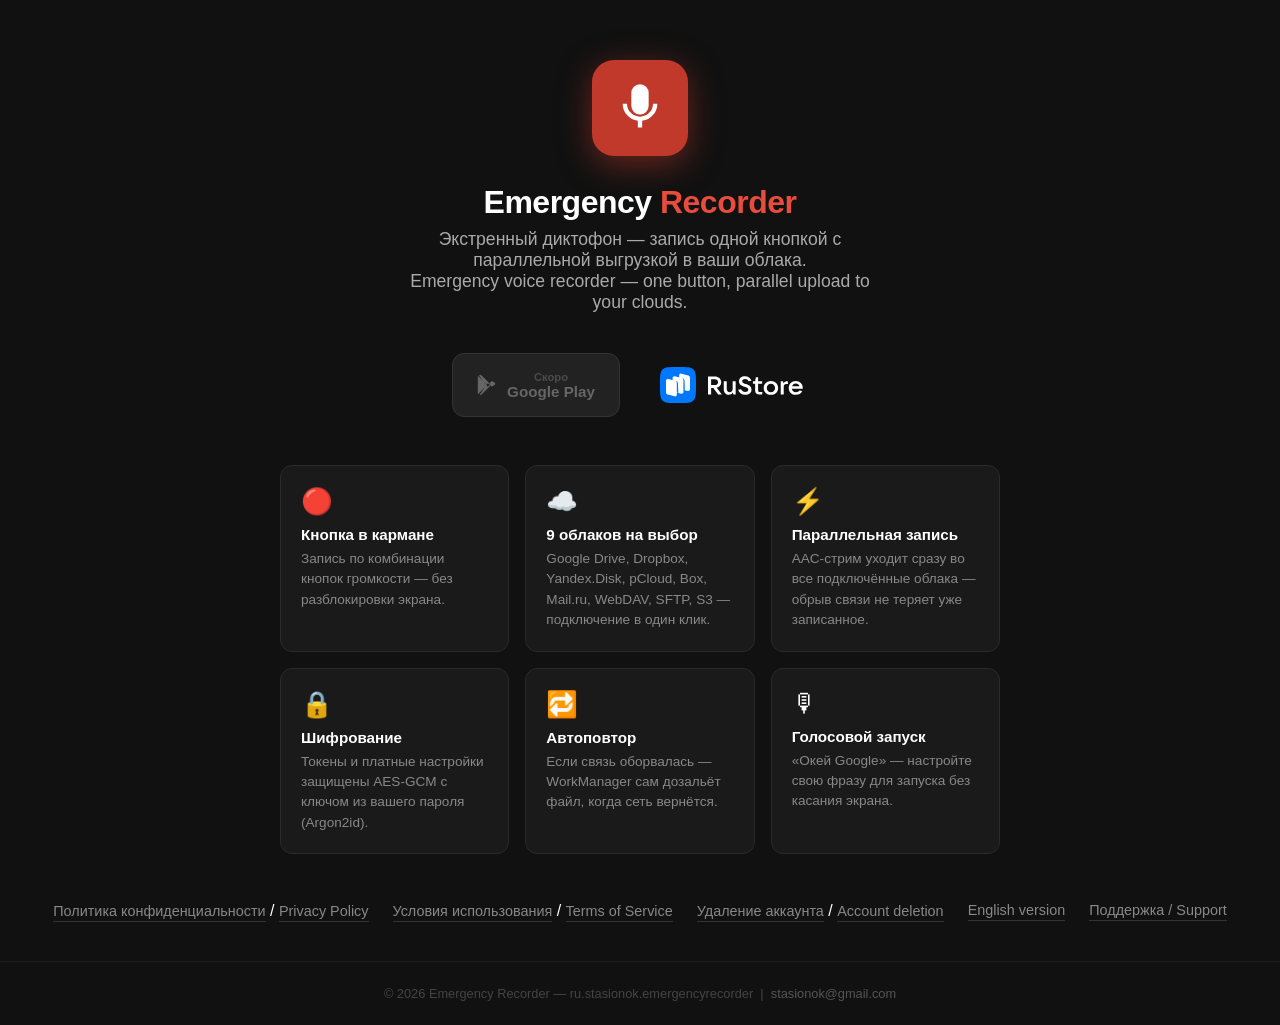
<file: index.html>
<!DOCTYPE html>
<html lang="ru">
<head>
  <meta charset="UTF-8">
  <meta name="viewport" content="width=device-width, initial-scale=1.0">
  <link rel="canonical" href="https://emrec.ru/">
  <link rel="alternate" hreflang="ru" href="https://emrec.ru/">
  <link rel="alternate" hreflang="en" href="https://emrec.ru/index_en.html">
  <link rel="alternate" hreflang="x-default" href="https://emrec.ru/">
  <title>Emergency Recorder — Экстренный диктофон с облачной выгрузкой</title>
  <style>
    *, *::before, *::after { box-sizing: border-box; margin: 0; padding: 0; }
    body {
      font-family: -apple-system, BlinkMacSystemFont, 'Segoe UI', Roboto, Helvetica, Arial, sans-serif;
      background: #111;
      color: #fff;
      min-height: 100vh;
      display: flex;
      flex-direction: column;
    }
    .hero {
      flex: 1;
      display: flex;
      flex-direction: column;
      align-items: center;
      justify-content: center;
      padding: 60px 24px 40px;
      text-align: center;
    }
    .icon {
      width: 96px;
      height: 96px;
      background: #c0392b;
      border-radius: 22px;
      display: flex;
      align-items: center;
      justify-content: center;
      margin-bottom: 28px;
      box-shadow: 0 8px 32px rgba(192,57,43,0.5);
    }
    .icon svg { width: 52px; height: 52px; fill: #fff; }
    h1 {
      font-size: 2rem;
      font-weight: 800;
      letter-spacing: -0.5px;
      margin-bottom: 8px;
    }
    h1 span { color: #e74c3c; }
    .tagline {
      font-size: 1.1rem;
      color: #aaa;
      margin-bottom: 40px;
      max-width: 480px;
    }
    .store-buttons {
      display: flex;
      gap: 16px;
      flex-wrap: wrap;
      justify-content: center;
      margin-bottom: 48px;
    }
    .store-btn {
      display: inline-flex;
      align-items: center;
      gap: 10px;
      padding: 14px 24px;
      border-radius: 12px;
      font-size: 0.95rem;
      font-weight: 600;
      text-decoration: none;
      transition: opacity 0.2s, transform 0.15s;
    }
    .store-btn:hover { opacity: 0.85; transform: translateY(-2px); }
    .store-btn.google {
      background: #fff;
      color: #111;
    }
    .store-btn.rustore {
      background: #0066ff;
      color: #fff;
    }
    .store-btn.coming-soon {
      background: #222;
      color: #666;
      border: 1px solid #333;
      cursor: default;
    }
    .store-btn.coming-soon:hover { opacity: 1; transform: none; }
    .badge-label { font-size: 0.7rem; opacity: 0.6; display: block; }
    .features {
      display: grid;
      grid-template-columns: repeat(auto-fit, minmax(200px, 1fr));
      gap: 16px;
      max-width: 720px;
      width: 100%;
      margin-bottom: 48px;
    }
    .feature {
      background: #1a1a1a;
      border: 1px solid #2a2a2a;
      border-radius: 12px;
      padding: 20px;
      text-align: left;
    }
    .feature-icon { font-size: 1.6rem; margin-bottom: 10px; }
    .feature h3 { font-size: 0.95rem; font-weight: 700; margin-bottom: 6px; }
    .feature p { font-size: 0.85rem; color: #888; line-height: 1.5; }
    .docs-links {
      display: flex;
      gap: 24px;
      flex-wrap: wrap;
      justify-content: center;
    }
    .docs-links a {
      color: #888;
      text-decoration: none;
      font-size: 0.9rem;
      border-bottom: 1px solid #333;
      padding-bottom: 2px;
      transition: color 0.2s;
    }
    .docs-links a:hover { color: #e74c3c; border-color: #e74c3c; }
    footer {
      padding: 24px;
      text-align: center;
      font-size: 0.8rem;
      color: #444;
      border-top: 1px solid #1e1e1e;
    }
    footer a { color: #555; text-decoration: none; }
    footer a:hover { color: #aaa; }
    @media (max-width: 480px) {
      h1 { font-size: 1.5rem; }
      .store-buttons { flex-direction: column; align-items: center; }
    }
  </style>
</head>
<body>

<main class="hero">
  <div class="icon">
    <!-- Microphone icon (inline SVG) -->
    <svg viewBox="0 0 24 24" xmlns="http://www.w3.org/2000/svg">
      <path d="M12 1a4 4 0 0 1 4 4v6a4 4 0 0 1-8 0V5a4 4 0 0 1 4-4zm-6 9a6 6 0 0 0 12 0h2a8 8 0 0 1-7 7.93V21h-2v-3.07A8 8 0 0 1 4 10h2z"/>
    </svg>
  </div>

  <h1>Emergency <span>Recorder</span></h1>
  <p class="tagline">Экстренный диктофон — запись одной кнопкой с параллельной выгрузкой в ваши облака.<br>Emergency voice recorder — one button, parallel upload to your clouds.</p>

  <div class="store-buttons">
    <a href="#" class="store-btn coming-soon">
      <!-- TODO: подставить реальную ссылку после публикации -->
      <svg width="20" height="20" viewBox="0 0 24 24" fill="currentColor"><path d="M3.18 23.76a2 2 0 0 0 2.27-.22l.1-.08 10.46-10.46-3.03-3.03L3.18 23.76zM20.47 8.7l-2.69-1.55-3.4 3.4 3.41 3.41 2.7-1.56a1.94 1.94 0 0 0 0-3.7zM1.04 1.07a2 2 0 0 0-.04.34v21.18c0 .12.01.23.04.34l.07.06L12.24 12 1.11 1.01l-.07.06zM5.45.46l10.47 10.47-3.03 3.03L2.45.73l.07-.07a2 2 0 0 1 2.93-.2z"/></svg>
      <span>
        <span class="badge-label">Скоро</span>
        Google Play
      </span>
    </a>
    <a href="https://www.rustore.ru/catalog/app/ru.stasionok.emergencyrecorder" class="store-btn">
      <svg width="144" height="36" viewBox="0 0 144 36" fill="none" xmlns="http://www.w3.org/2000/svg">
        <path fill-rule="evenodd" clip-rule="evenodd" d="M17.28 36C9.13414 36 5.0612 36 2.5306 33.4694C-2.23137e-07 30.9388 -4.02706e-07 26.8658 -7.61841e-07 18.7199L-8.25329e-07 17.2799C-1.18446e-06 9.134 -1.36403e-06 5.06105 2.5306 2.53046C5.0612 3.59535e-06 9.13413 3.41884e-06 17.28 3.06582e-06L17.28 3.06581e-06L18.72 3.00341e-06L18.72 3.00341e-06C26.8659 2.65038e-06 30.9388 2.47387e-06 33.4694 2.53046C36 5.06105 36 9.134 36 17.2799L36 18.7199C36 26.8658 36 30.9388 33.4694 33.4694C30.9388 36 26.8659 36 18.72 36L17.28 36Z" fill="#0077FF"/>
        <path d="M20.818 22.1855C19.8481 21.9432 19.168 21.0756 19.168 20.0805L19.168 8.35681C19.168 7.22652 20.236 6.39756 21.3377 6.67277L28.3144 8.41557C29.2843 8.65786 29.9644 9.5255 29.9644 10.5206L29.9644 22.2443C29.9644 23.3746 28.8963 24.2035 27.7947 23.9283L20.818 22.1855Z" fill="white"/>
        <path d="M7.68519 27.5844C6.71525 27.3421 6.03516 26.4745 6.03516 25.4794L6.03516 13.7557C6.03516 12.6254 7.1032 11.7965 8.20488 12.0717L15.1815 13.8145C16.1515 14.0568 16.8316 14.9244 16.8316 15.9195L16.8316 27.6432C16.8316 28.7735 15.7635 29.6024 14.6618 29.3272L7.68519 27.5844Z" fill="white"/>
        <path d="M14.2516 24.8852C13.2817 24.6429 12.6016 23.7753 12.6016 22.7802L12.6016 11.0565C12.6016 9.92621 13.6696 9.09724 14.7713 9.37245L21.7479 11.1153C22.7179 11.3575 23.398 12.2252 23.398 13.2203L23.398 24.944C23.398 26.0743 22.3299 26.9032 21.2283 26.628L14.2516 24.8852Z" fill="white"/>
        <path d="M18.8164 26.0288C18.5109 25.951 18.2934 25.6808 18.2827 25.3657L17.9792 16.4124C17.8914 15.2275 17.0118 14.285 16.0926 14.0075C16.041 13.9919 15.9859 14.0129 15.9554 14.0573C15.9243 14.1024 15.9363 14.1649 15.9796 14.1984C16.2066 14.3741 16.8313 14.9475 16.8313 15.9366L16.8295 25.5253L18.8164 26.0288Z" fill="#0077FF"/>
        <path d="M25.3828 23.3271C25.0776 23.2507 24.8599 22.9813 24.8492 22.6669L24.5456 13.7142C24.4579 12.5292 23.5782 11.5868 22.659 11.3092C22.6074 11.2937 22.5523 11.3147 22.5218 11.3591C22.4907 11.4042 22.5027 11.4666 22.546 11.5002C22.773 11.6759 23.3978 12.2493 23.3978 13.2383L23.3959 22.8303L25.3828 23.3271Z" fill="#0077FF"/>
        <path d="M56.7238 20.6814C59.45 19.9864 61.2415 17.9013 61.2415 15.1727C61.2415 11.8005 58.5413 9.43222 54.7506 9.43222H48V27.5803H51.1156V20.9131H53.3226L58.1518 27.5803H61.8127L56.7238 20.6814ZM54.7506 12.2638C56.6978 12.2638 58.0479 13.448 58.0479 15.1727C58.0479 16.8974 56.6978 18.0815 54.7506 18.0815H51.1156V12.2638H54.7506Z" fill="#FFFFFF"/>
        <path d="M68.8247 27.8377C70.4604 27.8377 71.9663 26.9882 72.8231 25.5724L73.4203 27.5803H75.6531V14.1945H72.6673V21.9428C72.6673 23.8477 71.3951 25.1863 69.6555 25.1863C67.9419 25.1863 66.7476 23.8477 66.7476 21.9428V14.1945H63.7618V22.2774C63.7618 25.4952 65.9427 27.8377 68.8247 27.8377Z" fill="#FFFFFF"/>
        <path d="M85.182 27.8377C88.6352 27.8377 91.4912 25.8813 91.4912 22.6378C91.4912 19.0082 88.5054 17.9528 85.935 17.0776C83.9358 16.4083 82.1962 15.7905 82.1962 14.1687C82.1962 12.7529 83.5203 12.0064 85.0782 12.0064C86.7139 12.0064 87.8822 12.8559 88.5313 14.2974L91.4912 13.8084C90.5565 10.9767 88.1938 9.1748 84.9743 9.1748C81.651 9.1748 79.0027 11.0797 79.0027 14.3232C79.0027 17.9785 81.9885 18.9825 84.5589 19.832C86.5321 20.4755 88.2977 21.0933 88.2977 22.7408C88.2977 24.1823 86.9735 25.0061 85.208 25.0061C83.1828 25.0061 82.0923 24.0536 81.1317 22.3289L78.1199 22.8438C79.0027 25.9071 81.8067 27.8377 85.182 27.8377Z" fill="#FFFFFF"/>
        <path d="M99.6138 25.0061C98.6012 25.0061 98.1079 24.517 98.1079 23.5131V16.7687H102.132V14.1945H98.1079V10.3332H95.875L95.122 14.1945H92.9151V16.7687H95.122V23.5131C95.122 26.1387 96.6539 27.5803 99.6138 27.5803H102.132L102.392 25.0061H99.6138Z" fill="#FFFFFF"/>
        <path d="M110.924 27.8377C115.156 27.8377 118.142 24.9546 118.142 20.8874C118.142 16.8202 115.156 13.9371 110.924 13.9371C106.692 13.9371 103.706 16.8202 103.706 20.8874C103.706 24.9546 106.692 27.8377 110.924 27.8377ZM110.924 25.1348C108.484 25.1348 106.822 23.4101 106.822 20.8874C106.822 18.3647 108.484 16.64 110.924 16.64C113.365 16.64 115.026 18.3647 115.026 20.8874C115.026 23.4101 113.365 25.1348 110.924 25.1348Z" fill="#FFFFFF"/>
        <path d="M123.724 27.5803V19.6775C123.724 17.9785 124.555 17.0261 126.372 17.0261H128.086L127.826 14.1945H127.255C125.671 14.1945 124.451 14.6321 123.542 16.1251L122.971 14.1945H120.738V27.5803H123.724Z" fill="#FFFFFF"/>
        <path d="M142.778 20.7329C142.778 16.8716 139.87 13.9371 135.767 13.9371C131.665 13.9371 128.757 16.8459 128.757 20.8874C128.757 24.9289 131.665 27.8377 135.767 27.8377C138.571 27.8377 141.22 26.5249 142.232 23.9764L139.428 23.5131C138.779 24.4655 137.533 25.1348 135.949 25.1348C133.664 25.1348 132.158 23.7447 131.873 21.6854H142.726C142.752 21.4022 142.778 21.0933 142.778 20.7329ZM135.767 16.5113C137.637 16.5113 139.039 17.6954 139.532 19.3686H132.055C132.548 17.6439 133.95 16.5113 135.767 16.5113Z" fill="#FFFFFF"/>
      </svg>
    </a>
  </div>

  <div class="features">
    <div class="feature">
      <div class="feature-icon">🔴</div>
      <h3>Кнопка в кармане</h3>
      <p>Запись по комбинации кнопок громкости — без разблокировки экрана.</p>
    </div>
    <div class="feature">
      <div class="feature-icon">☁️</div>
      <h3>9 облаков на выбор</h3>
      <p>Google Drive, Dropbox, Yandex.Disk, pCloud, Box, Mail.ru, WebDAV, SFTP, S3 — подключение в один клик.</p>
    </div>
    <div class="feature">
      <div class="feature-icon">⚡</div>
      <h3>Параллельная запись</h3>
      <p>AAC-стрим уходит сразу во все подключённые облака — обрыв связи не теряет уже записанное.</p>
    </div>
    <div class="feature">
      <div class="feature-icon">🔒</div>
      <h3>Шифрование</h3>
      <p>Токены и платные настройки защищены AES-GCM с ключом из вашего пароля (Argon2id).</p>
    </div>
    <div class="feature">
      <div class="feature-icon">🔁</div>
      <h3>Автоповтор</h3>
      <p>Если связь оборвалась — WorkManager сам дозальёт файл, когда сеть вернётся.</p>
    </div>
    <div class="feature">
      <div class="feature-icon">🎙</div>
      <h3>Голосовой запуск</h3>
      <p>«Окей Google» — настройте свою фразу для запуска без касания экрана.</p>
    </div>
  </div>

  <div id="docs-ru" class="docs-links">
   <span><a href="PRIVACY_POLICY.html">Политика конфиденциальности</a> / <a href="PRIVACY_POLICY.html?lang=en">Privacy Policy</a></span>
    <span><a href="TERMS.html">Условия использования</a> / <a href="TERMS.html?lang=en">Terms of Service</a></span>
    <span><a href="PRIVACY_POLICY.html#account-deletion">Удаление аккаунта</a> / <a href="PRIVACY_POLICY.html?lang=en#account-deletion-en">Account deletion</a></span>
    <a href="index_en.html">English version</a>
    <a href="mailto:stasionok@gmail.com">Поддержка / Support</a>
  </div>
</main>

<footer>
  <p>&copy; 2026 Emergency Recorder &mdash; ru.stasionok.emergencyrecorder &nbsp;|&nbsp;
  <a href="mailto:stasionok@gmail.com">stasionok@gmail.com</a></p>
</footer>

</body>
</html>
</file>
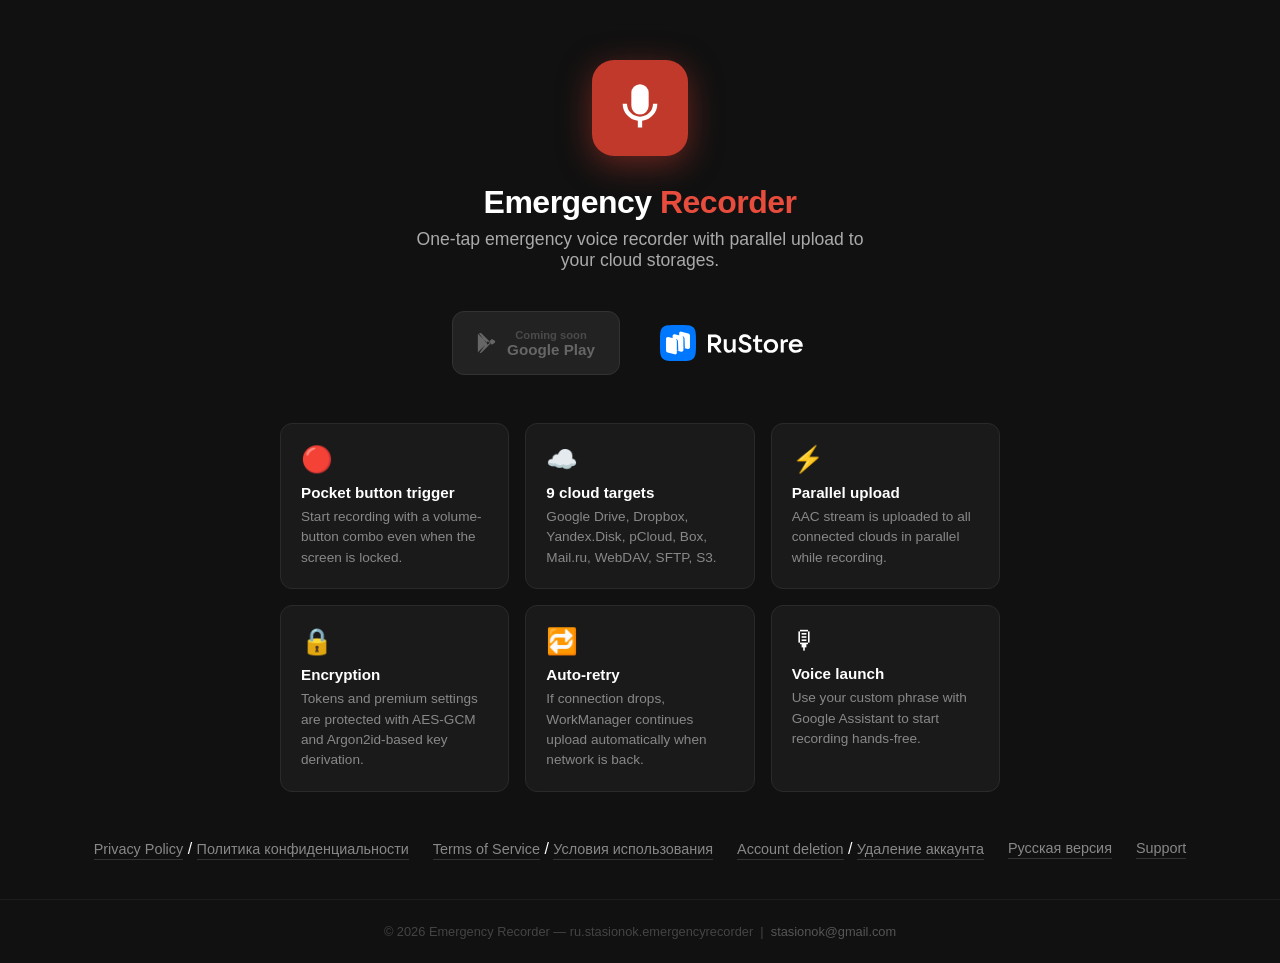
<file: index_en.html>
<!DOCTYPE html>
<html lang="en">
<head>
  <meta charset="UTF-8">
  <meta name="viewport" content="width=device-width, initial-scale=1.0">
  <link rel="canonical" href="https://emrec.ru/index_en.html">
  <link rel="alternate" hreflang="en" href="https://emrec.ru/index_en.html">
  <link rel="alternate" hreflang="ru" href="https://emrec.ru/">
  <link rel="alternate" hreflang="x-default" href="https://emrec.ru/">
  <title>Emergency Recorder — One-tap emergency voice recorder with cloud upload</title>
  <style>
    *, *::before, *::after { box-sizing: border-box; margin: 0; padding: 0; }
    body {
      font-family: -apple-system, BlinkMacSystemFont, 'Segoe UI', Roboto, Helvetica, Arial, sans-serif;
      background: #111;
      color: #fff;
      min-height: 100vh;
      display: flex;
      flex-direction: column;
    }
    .hero {
      flex: 1;
      display: flex;
      flex-direction: column;
      align-items: center;
      justify-content: center;
      padding: 60px 24px 40px;
      text-align: center;
    }
    .icon {
      width: 96px;
      height: 96px;
      background: #c0392b;
      border-radius: 22px;
      display: flex;
      align-items: center;
      justify-content: center;
      margin-bottom: 28px;
      box-shadow: 0 8px 32px rgba(192,57,43,0.5);
    }
    .icon svg { width: 52px; height: 52px; fill: #fff; }
    h1 {
      font-size: 2rem;
      font-weight: 800;
      letter-spacing: -0.5px;
      margin-bottom: 8px;
    }
    h1 span { color: #e74c3c; }
    .tagline {
      font-size: 1.1rem;
      color: #aaa;
      margin-bottom: 40px;
      max-width: 480px;
    }
    .store-buttons {
      display: flex;
      gap: 16px;
      flex-wrap: wrap;
      justify-content: center;
      margin-bottom: 48px;
    }
    .store-btn {
      display: inline-flex;
      align-items: center;
      gap: 10px;
      padding: 14px 24px;
      border-radius: 12px;
      font-size: 0.95rem;
      font-weight: 600;
      text-decoration: none;
      transition: opacity 0.2s, transform 0.15s;
    }
    .store-btn:hover { opacity: 0.85; transform: translateY(-2px); }
    .store-btn.google {
      background: #fff;
      color: #111;
    }
    .store-btn.rustore {
      background: #0066ff;
      color: #fff;
    }
    .store-btn.coming-soon {
      background: #222;
      color: #666;
      border: 1px solid #333;
      cursor: default;
    }
    .store-btn.coming-soon:hover { opacity: 1; transform: none; }
    .badge-label { font-size: 0.7rem; opacity: 0.6; display: block; }
    .features {
      display: grid;
      grid-template-columns: repeat(auto-fit, minmax(200px, 1fr));
      gap: 16px;
      max-width: 720px;
      width: 100%;
      margin-bottom: 48px;
    }
    .feature {
      background: #1a1a1a;
      border: 1px solid #2a2a2a;
      border-radius: 12px;
      padding: 20px;
      text-align: left;
    }
    .feature-icon { font-size: 1.6rem; margin-bottom: 10px; }
    .feature h3 { font-size: 0.95rem; font-weight: 700; margin-bottom: 6px; }
    .feature p { font-size: 0.85rem; color: #888; line-height: 1.5; }
    .docs-links {
      display: flex;
      gap: 24px;
      flex-wrap: wrap;
      justify-content: center;
    }
    .docs-links a {
      color: #888;
      text-decoration: none;
      font-size: 0.9rem;
      border-bottom: 1px solid #333;
      padding-bottom: 2px;
      transition: color 0.2s;
    }
    .docs-links a:hover { color: #e74c3c; border-color: #e74c3c; }
    footer {
      padding: 24px;
      text-align: center;
      font-size: 0.8rem;
      color: #444;
      border-top: 1px solid #1e1e1e;
    }
    footer a { color: #555; text-decoration: none; }
    footer a:hover { color: #aaa; }
    @media (max-width: 480px) {
      h1 { font-size: 1.5rem; }
      .store-buttons { flex-direction: column; align-items: center; }
    }
  </style>
</head>
<body>

<main class="hero">
  <div class="icon">
    <svg viewBox="0 0 24 24" xmlns="http://www.w3.org/2000/svg">
      <path d="M12 1a4 4 0 0 1 4 4v6a4 4 0 0 1-8 0V5a4 4 0 0 1 4-4zm-6 9a6 6 0 0 0 12 0h2a8 8 0 0 1-7 7.93V21h-2v-3.07A8 8 0 0 1 4 10h2z"/>
    </svg>
  </div>

  <h1>Emergency <span>Recorder</span></h1>
  <p class="tagline">One-tap emergency voice recorder with parallel upload to your cloud storages.</p>

  <div class="store-buttons">
    <a href="#" class="store-btn coming-soon">
      <svg width="20" height="20" viewBox="0 0 24 24" fill="currentColor"><path d="M3.18 23.76a2 2 0 0 0 2.27-.22l.1-.08 10.46-10.46-3.03-3.03L3.18 23.76zM20.47 8.7l-2.69-1.55-3.4 3.4 3.41 3.41 2.7-1.56a1.94 1.94 0 0 0 0-3.7zM1.04 1.07a2 2 0 0 0-.04.34v21.18c0 .12.01.23.04.34l.07.06L12.24 12 1.11 1.01l-.07.06zM5.45.46l10.47 10.47-3.03 3.03L2.45.73l.07-.07a2 2 0 0 1 2.93-.2z"/></svg>
      <span>
        <span class="badge-label">Coming soon</span>
        Google Play
      </span>
    </a>
    <a href="https://www.rustore.ru/catalog/app/ru.stasionok.emergencyrecorder" class="store-btn">
      <svg width="144" height="36" viewBox="0 0 144 36" fill="none" xmlns="http://www.w3.org/2000/svg">
        <path fill-rule="evenodd" clip-rule="evenodd" d="M17.28 36C9.13414 36 5.0612 36 2.5306 33.4694C-2.23137e-07 30.9388 -4.02706e-07 26.8658 -7.61841e-07 18.7199L-8.25329e-07 17.2799C-1.18446e-06 9.134 -1.36403e-06 5.06105 2.5306 2.53046C5.0612 3.59535e-06 9.13413 3.41884e-06 17.28 3.06582e-06L17.28 3.06581e-06L18.72 3.00341e-06L18.72 3.00341e-06C26.8659 2.65038e-06 30.9388 2.47387e-06 33.4694 2.53046C36 5.06105 36 9.134 36 17.2799L36 18.7199C36 26.8658 36 30.9388 33.4694 33.4694C30.9388 36 26.8659 36 18.72 36L17.28 36Z" fill="#0077FF"/>
        <path d="M20.818 22.1855C19.8481 21.9432 19.168 21.0756 19.168 20.0805L19.168 8.35681C19.168 7.22652 20.236 6.39756 21.3377 6.67277L28.3144 8.41557C29.2843 8.65786 29.9644 9.5255 29.9644 10.5206L29.9644 22.2443C29.9644 23.3746 28.8963 24.2035 27.7947 23.9283L20.818 22.1855Z" fill="white"/>
        <path d="M7.68519 27.5844C6.71525 27.3421 6.03516 26.4745 6.03516 25.4794L6.03516 13.7557C6.03516 12.6254 7.1032 11.7965 8.20488 12.0717L15.1815 13.8145C16.1515 14.0568 16.8316 14.9244 16.8316 15.9195L16.8316 27.6432C16.8316 28.7735 15.7635 29.6024 14.6618 29.3272L7.68519 27.5844Z" fill="white"/>
        <path d="M14.2516 24.8852C13.2817 24.6429 12.6016 23.7753 12.6016 22.7802L12.6016 11.0565C12.6016 9.92621 13.6696 9.09724 14.7713 9.37245L21.7479 11.1153C22.7179 11.3575 23.398 12.2252 23.398 13.2203L23.398 24.944C23.398 26.0743 22.3299 26.9032 21.2283 26.628L14.2516 24.8852Z" fill="white"/>
        <path d="M18.8164 26.0288C18.5109 25.951 18.2934 25.6808 18.2827 25.3657L17.9792 16.4124C17.8914 15.2275 17.0118 14.285 16.0926 14.0075C16.041 13.9919 15.9859 14.0129 15.9554 14.0573C15.9243 14.1024 15.9363 14.1649 15.9796 14.1984C16.2066 14.3741 16.8313 14.9475 16.8313 15.9366L16.8295 25.5253L18.8164 26.0288Z" fill="#0077FF"/>
        <path d="M25.3828 23.3271C25.0776 23.2507 24.8599 22.9813 24.8492 22.6669L24.5456 13.7142C24.4579 12.5292 23.5782 11.5868 22.659 11.3092C22.6074 11.2937 22.5523 11.3147 22.5218 11.3591C22.4907 11.4042 22.5027 11.4666 22.546 11.5002C22.773 11.6759 23.3978 12.2493 23.3978 13.2383L23.3959 22.8303L25.3828 23.3271Z" fill="#0077FF"/>
        <path d="M56.7238 20.6814C59.45 19.9864 61.2415 17.9013 61.2415 15.1727C61.2415 11.8005 58.5413 9.43222 54.7506 9.43222H48V27.5803H51.1156V20.9131H53.3226L58.1518 27.5803H61.8127L56.7238 20.6814ZM54.7506 12.2638C56.6978 12.2638 58.0479 13.448 58.0479 15.1727C58.0479 16.8974 56.6978 18.0815 54.7506 18.0815H51.1156V12.2638H54.7506Z" fill="#FFFFFF"/>
        <path d="M68.8247 27.8377C70.4604 27.8377 71.9663 26.9882 72.8231 25.5724L73.4203 27.5803H75.6531V14.1945H72.6673V21.9428C72.6673 23.8477 71.3951 25.1863 69.6555 25.1863C67.9419 25.1863 66.7476 23.8477 66.7476 21.9428V14.1945H63.7618V22.2774C63.7618 25.4952 65.9427 27.8377 68.8247 27.8377Z" fill="#FFFFFF"/>
        <path d="M85.182 27.8377C88.6352 27.8377 91.4912 25.8813 91.4912 22.6378C91.4912 19.0082 88.5054 17.9528 85.935 17.0776C83.9358 16.4083 82.1962 15.7905 82.1962 14.1687C82.1962 12.7529 83.5203 12.0064 85.0782 12.0064C86.7139 12.0064 87.8822 12.8559 88.5313 14.2974L91.4912 13.8084C90.5565 10.9767 88.1938 9.1748 84.9743 9.1748C81.651 9.1748 79.0027 11.0797 79.0027 14.3232C79.0027 17.9785 81.9885 18.9825 84.5589 19.832C86.5321 20.4755 88.2977 21.0933 88.2977 22.7408C88.2977 24.1823 86.9735 25.0061 85.208 25.0061C83.1828 25.0061 82.0923 24.0536 81.1317 22.3289L78.1199 22.8438C79.0027 25.9071 81.8067 27.8377 85.182 27.8377Z" fill="#FFFFFF"/>
        <path d="M99.6138 25.0061C98.6012 25.0061 98.1079 24.517 98.1079 23.5131V16.7687H102.132V14.1945H98.1079V10.3332H95.875L95.122 14.1945H92.9151V16.7687H95.122V23.5131C95.122 26.1387 96.6539 27.5803 99.6138 27.5803H102.132L102.392 25.0061H99.6138Z" fill="#FFFFFF"/>
        <path d="M110.924 27.8377C115.156 27.8377 118.142 24.9546 118.142 20.8874C118.142 16.8202 115.156 13.9371 110.924 13.9371C106.692 13.9371 103.706 16.8202 103.706 20.8874C103.706 24.9546 106.692 27.8377 110.924 27.8377ZM110.924 25.1348C108.484 25.1348 106.822 23.4101 106.822 20.8874C106.822 18.3647 108.484 16.64 110.924 16.64C113.365 16.64 115.026 18.3647 115.026 20.8874C115.026 23.4101 113.365 25.1348 110.924 25.1348Z" fill="#FFFFFF"/>
        <path d="M123.724 27.5803V19.6775C123.724 17.9785 124.555 17.0261 126.372 17.0261H128.086L127.826 14.1945H127.255C125.671 14.1945 124.451 14.6321 123.542 16.1251L122.971 14.1945H120.738V27.5803H123.724Z" fill="#FFFFFF"/>
        <path d="M142.778 20.7329C142.778 16.8716 139.87 13.9371 135.767 13.9371C131.665 13.9371 128.757 16.8459 128.757 20.8874C128.757 24.9289 131.665 27.8377 135.767 27.8377C138.571 27.8377 141.22 26.5249 142.232 23.9764L139.428 23.5131C138.779 24.4655 137.533 25.1348 135.949 25.1348C133.664 25.1348 132.158 23.7447 131.873 21.6854H142.726C142.752 21.4022 142.778 21.0933 142.778 20.7329ZM135.767 16.5113C137.637 16.5113 139.039 17.6954 139.532 19.3686H132.055C132.548 17.6439 133.95 16.5113 135.767 16.5113Z" fill="#FFFFFF"/>
      </svg>
    </a>
  </div>

  <div class="features">
    <div class="feature">
      <div class="feature-icon">🔴</div>
      <h3>Pocket button trigger</h3>
      <p>Start recording with a volume-button combo even when the screen is locked.</p>
    </div>
    <div class="feature">
      <div class="feature-icon">☁️</div>
      <h3>9 cloud targets</h3>
      <p>Google Drive, Dropbox, Yandex.Disk, pCloud, Box, Mail.ru, WebDAV, SFTP, S3.</p>
    </div>
    <div class="feature">
      <div class="feature-icon">⚡</div>
      <h3>Parallel upload</h3>
      <p>AAC stream is uploaded to all connected clouds in parallel while recording.</p>
    </div>
    <div class="feature">
      <div class="feature-icon">🔒</div>
      <h3>Encryption</h3>
      <p>Tokens and premium settings are protected with AES-GCM and Argon2id-based key derivation.</p>
    </div>
    <div class="feature">
      <div class="feature-icon">🔁</div>
      <h3>Auto-retry</h3>
      <p>If connection drops, WorkManager continues upload automatically when network is back.</p>
    </div>
    <div class="feature">
      <div class="feature-icon">🎙</div>
      <h3>Voice launch</h3>
      <p>Use your custom phrase with Google Assistant to start recording hands-free.</p>
    </div>
  </div>

  <div id="docs-en" class="docs-links">
    <span><a href="PRIVACY_POLICY.html?lang=en">Privacy Policy</a> / <a href="PRIVACY_POLICY.html">Политика конфиденциальности</a></span>
    <span><a href="TERMS.html?lang=en">Terms of Service</a> / <a href="TERMS.html">Условия использования</a></span>
    <span><a href="PRIVACY_POLICY.html?lang=en#account-deletion-en">Account deletion</a> / <a href="PRIVACY_POLICY.html#account-deletion">Удаление аккаунта</a></span>
    <a href="/#docs-ru">Русская версия</a>
    <a href="mailto:stasionok@gmail.com">Support</a>
  </div>
</main>

<footer>
  <p>&copy; 2026 Emergency Recorder &mdash; ru.stasionok.emergencyrecorder &nbsp;|&nbsp;
  <a href="mailto:stasionok@gmail.com">stasionok@gmail.com</a></p>
</footer>

</body>
</html>
</file>
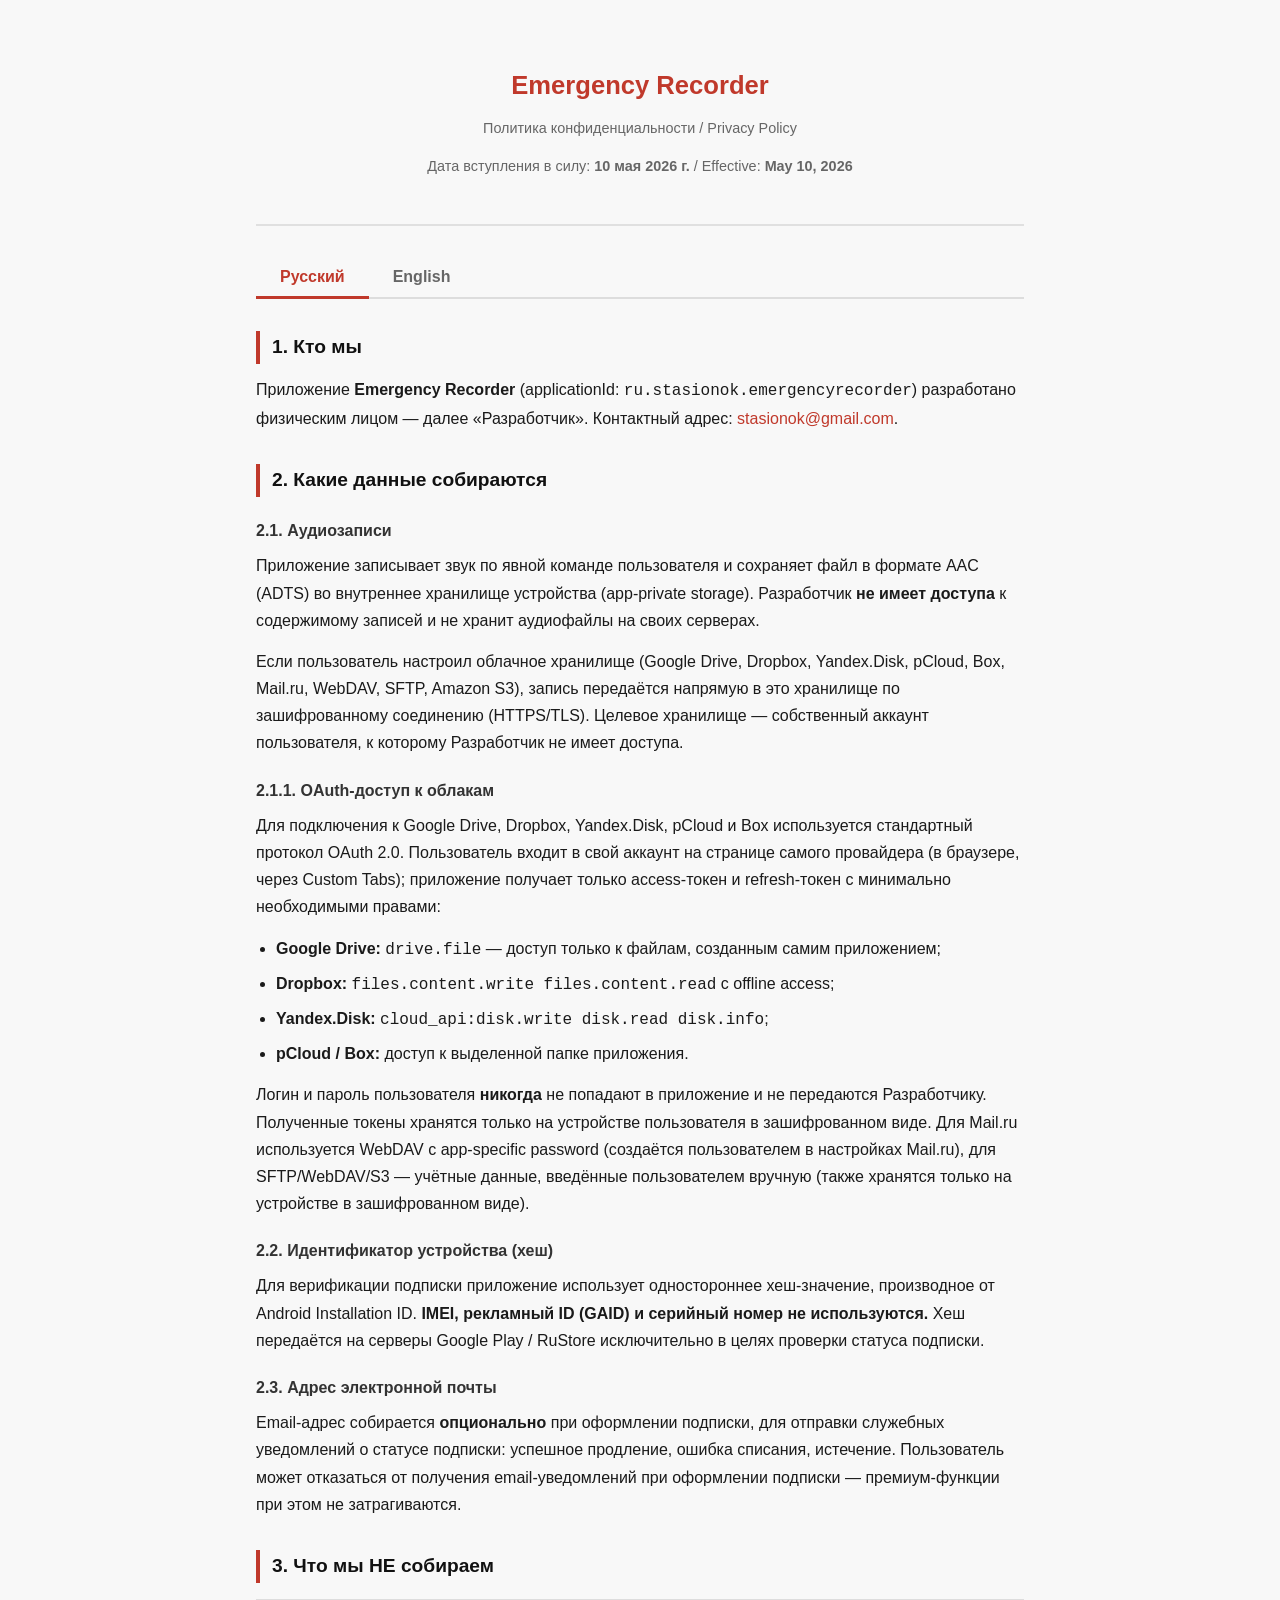
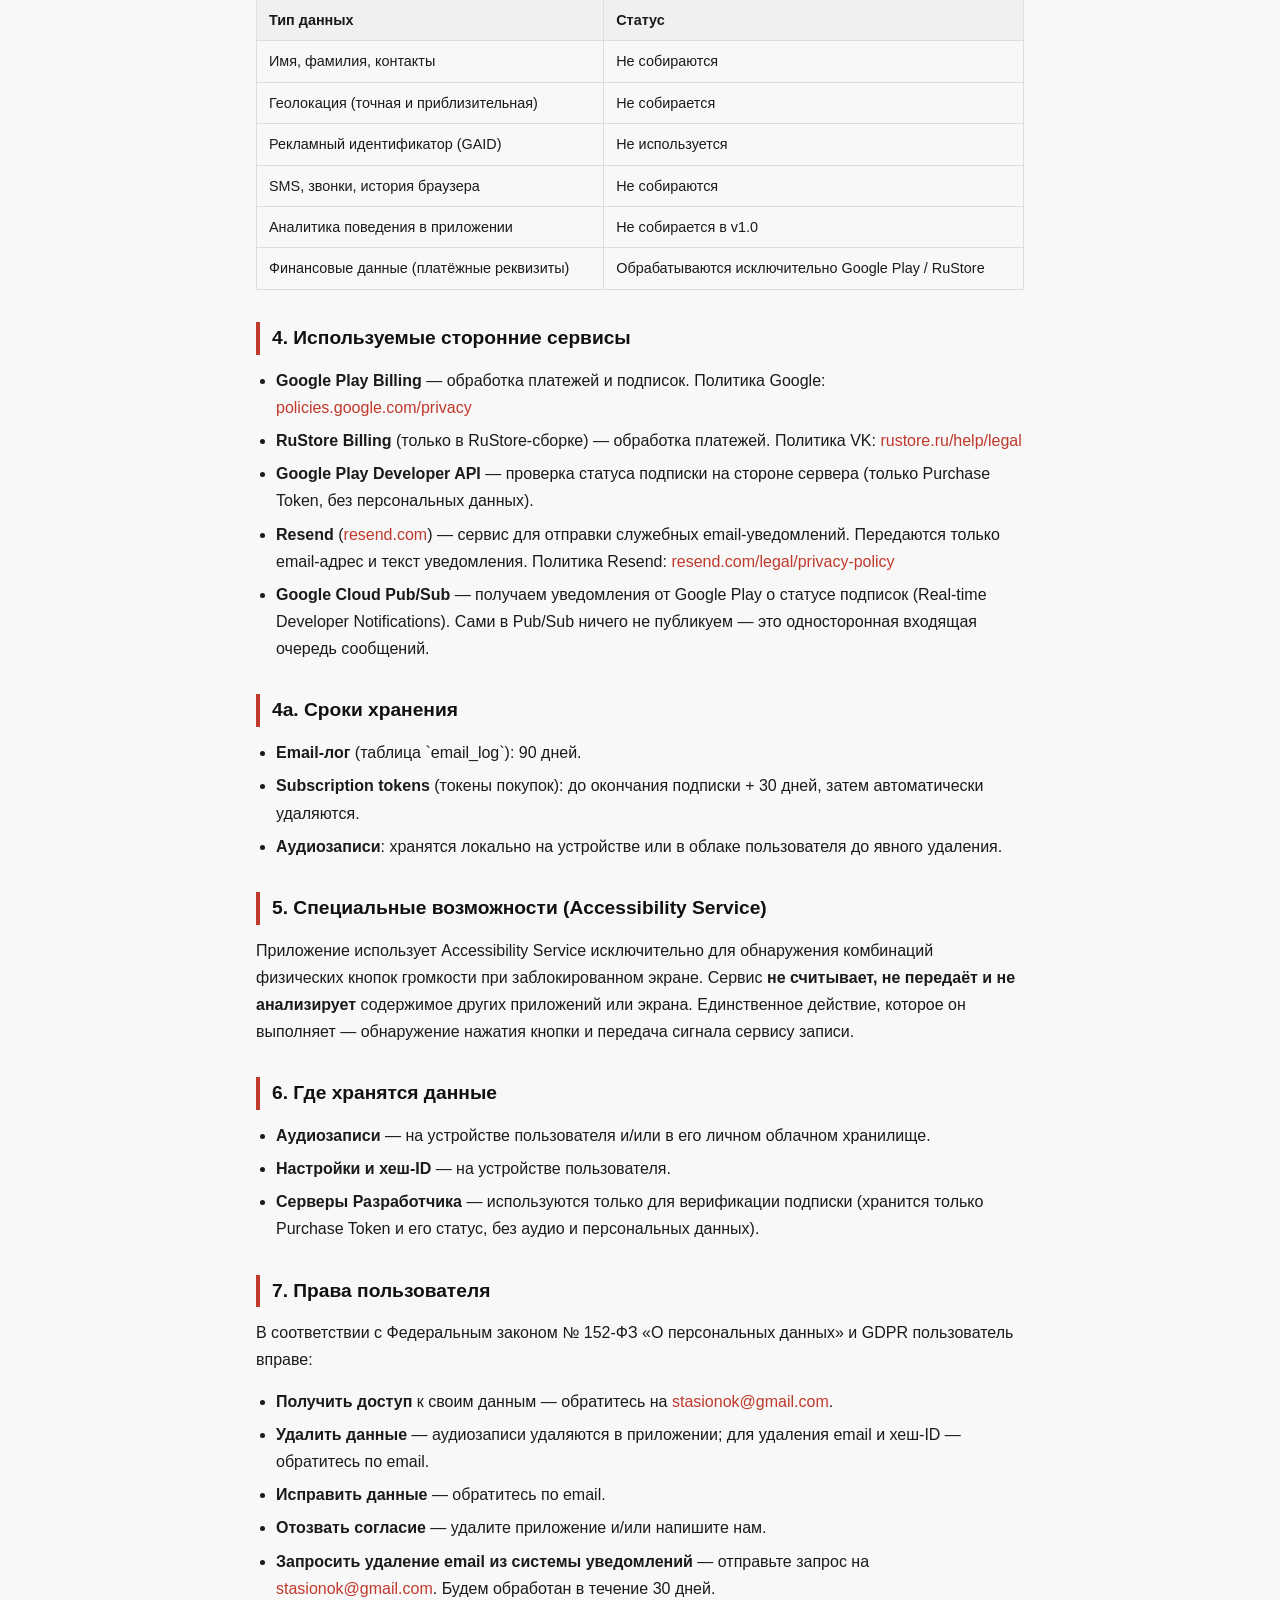
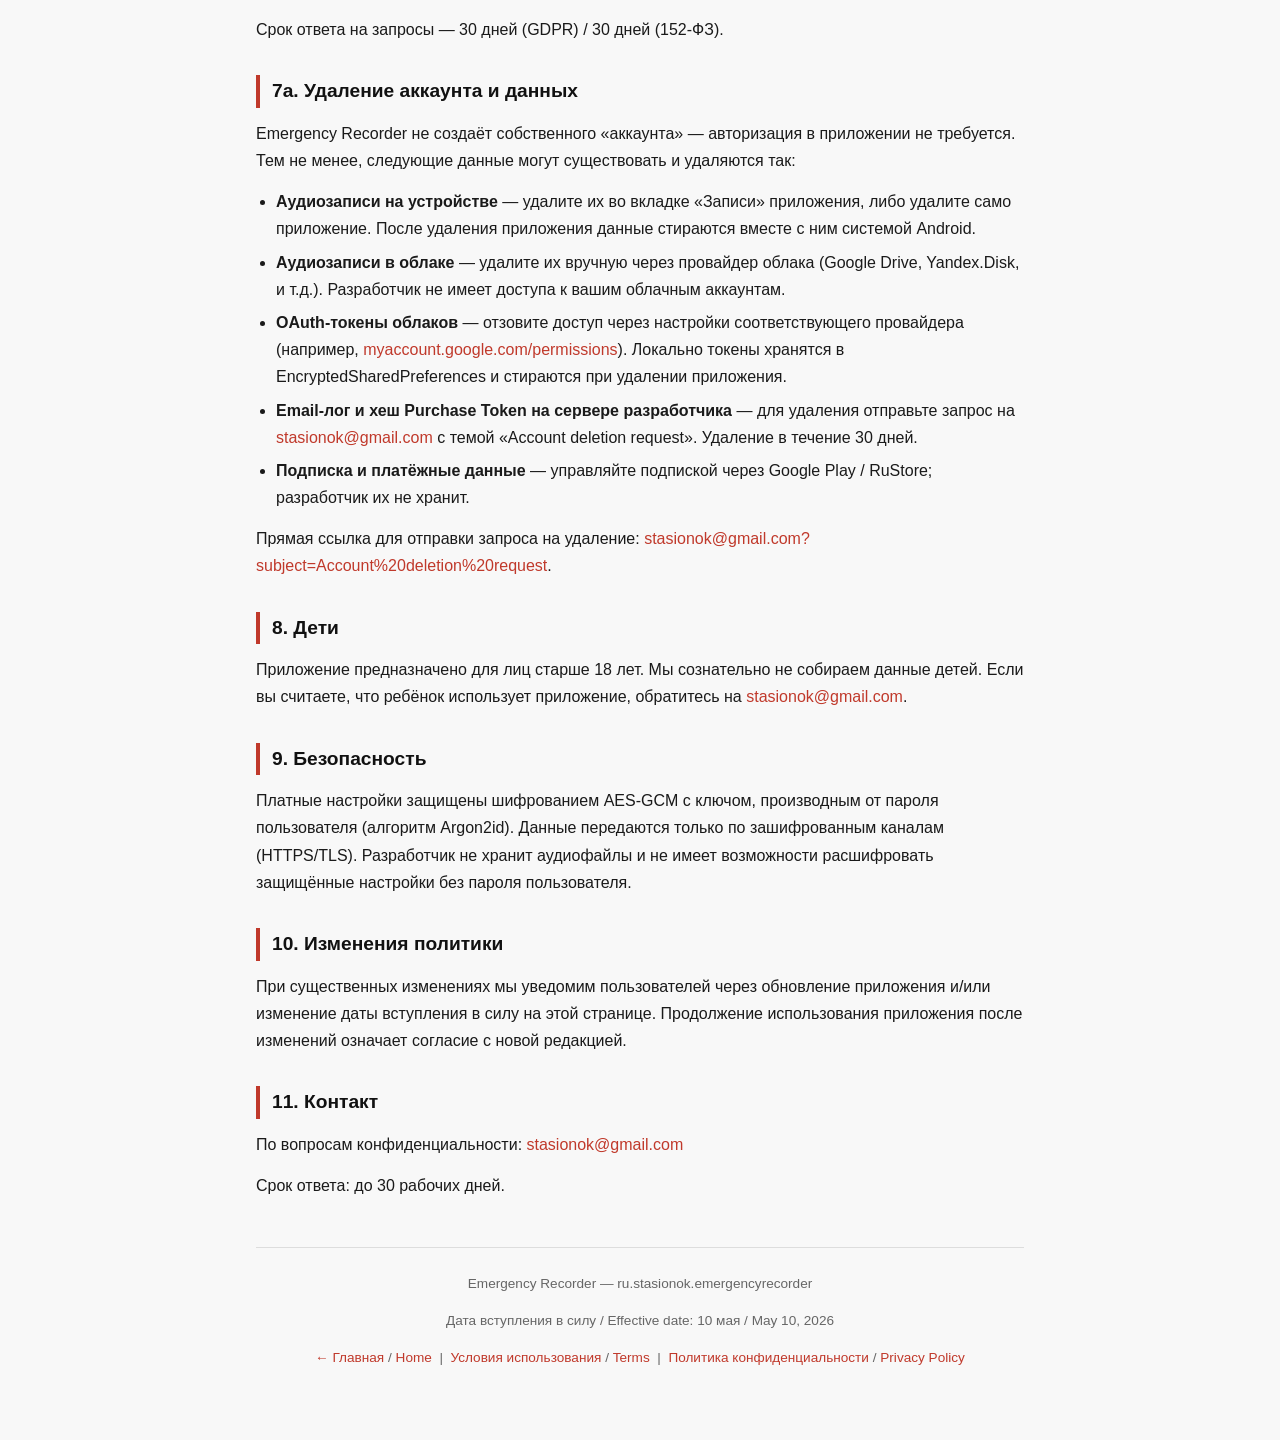
<file: PRIVACY_POLICY.html>
<!DOCTYPE html>
<html lang="ru">
<head>
  <meta charset="UTF-8">
  <meta name="viewport" content="width=device-width, initial-scale=1.0">
  <link rel="canonical" href="https://emrec.ru/PRIVACY_POLICY.html">
  <title>Политика конфиденциальности / Privacy Policy — Emergency Recorder</title>
  <style>
    *, *::before, *::after { box-sizing: border-box; margin: 0; padding: 0; }
    body {
      font-family: -apple-system, BlinkMacSystemFont, 'Segoe UI', Roboto, Helvetica, Arial, sans-serif;
      font-size: 16px;
      line-height: 1.7;
      color: #1a1a1a;
      background: #f8f8f8;
    }
    .container {
      max-width: 800px;
      margin: 0 auto;
      padding: 24px 16px 64px;
    }
    header {
      text-align: center;
      padding: 40px 0 32px;
      border-bottom: 2px solid #e0e0e0;
      margin-bottom: 32px;
    }
    header h1 { font-size: 1.6rem; font-weight: 700; color: #c0392b; }
    header p { font-size: 0.9rem; color: #666; margin-top: 8px; }
    .tabs {
      display: flex;
      border-bottom: 2px solid #ddd;
      margin-bottom: 32px;
    }
    .tab-btn {
      padding: 10px 24px;
      background: none;
      border: none;
      font-size: 1rem;
      font-weight: 600;
      cursor: pointer;
      color: #666;
      border-bottom: 3px solid transparent;
      margin-bottom: -2px;
      transition: color 0.2s, border-color 0.2s;
    }
    .tab-btn.active { color: #c0392b; border-bottom-color: #c0392b; }
    .tab-content { display: none; }
    .tab-content.active { display: block; }
    h2 {
      font-size: 1.2rem;
      font-weight: 700;
      margin: 32px 0 12px;
      color: #111;
      padding-left: 12px;
      border-left: 4px solid #c0392b;
    }
    h3 { font-size: 1rem; font-weight: 700; margin: 20px 0 8px; color: #333; }
    p { margin-bottom: 14px; }
    ul { padding-left: 20px; margin-bottom: 14px; }
    ul li { margin-bottom: 6px; }
    a { color: #c0392b; text-decoration: none; }
    a:hover { text-decoration: underline; }
    .badge {
      display: inline-block;
      background: #c0392b;
      color: #fff;
      font-size: 0.75rem;
      font-weight: 700;
      padding: 2px 8px;
      border-radius: 4px;
      margin-right: 6px;
      vertical-align: middle;
    }
    .note {
      background: #fff8e1;
      border-left: 4px solid #f39c12;
      padding: 12px 16px;
      border-radius: 4px;
      margin: 16px 0;
      font-size: 0.95rem;
    }
    table {
      width: 100%;
      border-collapse: collapse;
      margin: 16px 0;
      font-size: 0.9rem;
    }
    th { background: #f0f0f0; text-align: left; padding: 8px 12px; border: 1px solid #ddd; }
    td { padding: 8px 12px; border: 1px solid #ddd; }
    footer {
      margin-top: 48px;
      padding-top: 24px;
      border-top: 1px solid #ddd;
      font-size: 0.85rem;
      color: #666;
      text-align: center;
    }
    @media (max-width: 600px) {
      header h1 { font-size: 1.3rem; }
      .tab-btn { padding: 10px 16px; font-size: 0.9rem; }
    }
  </style>
</head>
<body>
<div class="container">
  <header>
    <h1>Emergency Recorder</h1>
    <p>Политика конфиденциальности / Privacy Policy</p>
    <p>Дата вступления в силу: <strong>10 мая 2026 г.</strong> / Effective: <strong>May 10, 2026</strong></p>
  </header>

  <div class="tabs">
    <button class="tab-btn active" onclick="switchTab('ru', this)">Русский</button>
    <button class="tab-btn" onclick="switchTab('en', this)">English</button>
  </div>

  <!-- ===== RUSSIAN ===== -->
  <div id="tab-ru" class="tab-content active">

    <h2>1. Кто мы</h2>
    <p>Приложение <strong>Emergency Recorder</strong> (applicationId: <code>ru.stasionok.emergencyrecorder</code>) разработано физическим лицом — далее «Разработчик». Контактный адрес: <a href="mailto:stasionok@gmail.com">stasionok@gmail.com</a>.</p>

    <h2>2. Какие данные собираются</h2>

    <h3>2.1. Аудиозаписи</h3>
    <p>Приложение записывает звук по явной команде пользователя и сохраняет файл в формате AAC (ADTS) во внутреннее хранилище устройства (app-private storage). Разработчик <strong>не имеет доступа</strong> к содержимому записей и не хранит аудиофайлы на своих серверах.</p>
    <p>Если пользователь настроил облачное хранилище (Google Drive, Dropbox, Yandex.Disk, pCloud, Box, Mail.ru, WebDAV, SFTP, Amazon S3), запись передаётся напрямую в это хранилище по зашифрованному соединению (HTTPS/TLS). Целевое хранилище — собственный аккаунт пользователя, к которому Разработчик не имеет доступа.</p>

    <h3>2.1.1. OAuth-доступ к облакам</h3>
    <p>Для подключения к Google Drive, Dropbox, Yandex.Disk, pCloud и Box используется стандартный протокол OAuth 2.0. Пользователь входит в свой аккаунт на странице самого провайдера (в браузере, через Custom Tabs); приложение получает только access-токен и refresh-токен с минимально необходимыми правами:</p>
    <ul>
      <li><strong>Google Drive:</strong> <code>drive.file</code> — доступ только к файлам, созданным самим приложением;</li>
      <li><strong>Dropbox:</strong> <code>files.content.write files.content.read</code> с offline access;</li>
      <li><strong>Yandex.Disk:</strong> <code>cloud_api:disk.write disk.read disk.info</code>;</li>
      <li><strong>pCloud / Box:</strong> доступ к выделенной папке приложения.</li>
    </ul>
    <p>Логин и пароль пользователя <strong>никогда</strong> не попадают в приложение и не передаются Разработчику. Полученные токены хранятся только на устройстве пользователя в зашифрованном виде. Для Mail.ru используется WebDAV с app-specific password (создаётся пользователем в настройках Mail.ru), для SFTP/WebDAV/S3 — учётные данные, введённые пользователем вручную (также хранятся только на устройстве в зашифрованном виде).</p>

    <h3>2.2. Идентификатор устройства (хеш)</h3>
    <p>Для верификации подписки приложение использует одностороннее хеш-значение, производное от Android Installation ID. <strong>IMEI, рекламный ID (GAID) и серийный номер не используются.</strong> Хеш передаётся на серверы Google Play / RuStore исключительно в целях проверки статуса подписки.</p>

    <h3>2.3. Адрес электронной почты</h3>
    <p>Email-адрес собирается <strong>опционально</strong> при оформлении подписки, для отправки служебных уведомлений о статусе подписки: успешное продление, ошибка списания, истечение. Пользователь может отказаться от получения email-уведомлений при оформлении подписки — премиум-функции при этом не затрагиваются.</p>

    <h2>3. Что мы НЕ собираем</h2>
    <table>
      <tr><th>Тип данных</th><th>Статус</th></tr>
      <tr><td>Имя, фамилия, контакты</td><td>Не собираются</td></tr>
      <tr><td>Геолокация (точная и приблизительная)</td><td>Не собирается</td></tr>
      <tr><td>Рекламный идентификатор (GAID)</td><td>Не используется</td></tr>
      <tr><td>SMS, звонки, история браузера</td><td>Не собираются</td></tr>
      <tr><td>Аналитика поведения в приложении</td><td>Не собирается в v1.0</td></tr>
      <tr><td>Финансовые данные (платёжные реквизиты)</td><td>Обрабатываются исключительно Google Play / RuStore</td></tr>
    </table>

    <h2>4. Используемые сторонние сервисы</h2>
    <ul>
      <li><strong>Google Play Billing</strong> — обработка платежей и подписок. Политика Google: <a href="https://policies.google.com/privacy" target="_blank" rel="noopener">policies.google.com/privacy</a></li>
      <li><strong>RuStore Billing</strong> (только в RuStore-сборке) — обработка платежей. Политика VK: <a href="https://rustore.ru/help/legal" target="_blank" rel="noopener">rustore.ru/help/legal</a></li>
      <li><strong>Google Play Developer API</strong> — проверка статуса подписки на стороне сервера (только Purchase Token, без персональных данных).</li>
      <li><strong>Resend</strong> (<a href="https://resend.com" target="_blank" rel="noopener">resend.com</a>) — сервис для отправки служебных email-уведомлений. Передаются только email-адрес и текст уведомления. Политика Resend: <a href="https://resend.com/legal/privacy-policy" target="_blank" rel="noopener">resend.com/legal/privacy-policy</a></li>
      <li><strong>Google Cloud Pub/Sub</strong> — получаем уведомления от Google Play о статусе подписок (Real-time Developer Notifications). Сами в Pub/Sub ничего не публикуем — это односторонная входящая очередь сообщений.</li>
    </ul>

    <h2>4а. Сроки хранения</h2>
    <ul>
      <li><strong>Email-лог</strong> (таблица `email_log`): 90 дней.</li>
      <li><strong>Subscription tokens</strong> (токены покупок): до окончания подписки + 30 дней, затем автоматически удаляются.</li>
      <li><strong>Аудиозаписи</strong>: хранятся локально на устройстве или в облаке пользователя до явного удаления.</li>
    </ul>

    <h2>5. Специальные возможности (Accessibility Service)</h2>
    <p>Приложение использует Accessibility Service исключительно для обнаружения комбинаций физических кнопок громкости при заблокированном экране. Сервис <strong>не считывает, не передаёт и не анализирует</strong> содержимое других приложений или экрана. Единственное действие, которое он выполняет — обнаружение нажатия кнопки и передача сигнала сервису записи.</p>

    <h2>6. Где хранятся данные</h2>
    <ul>
      <li><strong>Аудиозаписи</strong> — на устройстве пользователя и/или в его личном облачном хранилище.</li>
      <li><strong>Настройки и хеш-ID</strong> — на устройстве пользователя.</li>
      <li><strong>Серверы Разработчика</strong> — используются только для верификации подписки (хранится только Purchase Token и его статус, без аудио и персональных данных).</li>
    </ul>

    <h2>7. Права пользователя</h2>
    <p>В соответствии с Федеральным законом № 152-ФЗ «О персональных данных» и GDPR пользователь вправе:</p>
    <ul>
      <li><strong>Получить доступ</strong> к своим данным — обратитесь на <a href="mailto:stasionok@gmail.com">stasionok@gmail.com</a>.</li>
      <li><strong>Удалить данные</strong> — аудиозаписи удаляются в приложении; для удаления email и хеш-ID — обратитесь по email.</li>
      <li><strong>Исправить данные</strong> — обратитесь по email.</li>
      <li><strong>Отозвать согласие</strong> — удалите приложение и/или напишите нам.</li>
      <li><strong>Запросить удаление email из системы уведомлений</strong> — отправьте запрос на <a href="mailto:stasionok@gmail.com">stasionok@gmail.com</a>. Будем обработан в течение 30 дней.</li>
    </ul>
    <p>Срок ответа на запросы — 30 дней (GDPR) / 30 дней (152-ФЗ).</p>

    <h2 id="account-deletion">7а. Удаление аккаунта и данных</h2>
    <p>Emergency Recorder не создаёт собственного «аккаунта» — авторизация в приложении не требуется. Тем не менее, следующие данные могут существовать и удаляются так:</p>
    <ul>
      <li><strong>Аудиозаписи на устройстве</strong> — удалите их во вкладке «Записи» приложения, либо удалите само приложение. После удаления приложения данные стираются вместе с ним системой Android.</li>
      <li><strong>Аудиозаписи в облаке</strong> — удалите их вручную через провайдер облака (Google Drive, Yandex.Disk, и т.д.). Разработчик не имеет доступа к вашим облачным аккаунтам.</li>
      <li><strong>OAuth-токены облаков</strong> — отзовите доступ через настройки соответствующего провайдера (например, <a href="https://myaccount.google.com/permissions" target="_blank" rel="noopener">myaccount.google.com/permissions</a>). Локально токены хранятся в EncryptedSharedPreferences и стираются при удалении приложения.</li>
      <li><strong>Email-лог и хеш Purchase Token на сервере разработчика</strong> — для удаления отправьте запрос на <a href="mailto:stasionok@gmail.com">stasionok@gmail.com</a> с темой «Account deletion request». Удаление в течение 30 дней.</li>
      <li><strong>Подписка и платёжные данные</strong> — управляйте подпиской через Google Play / RuStore; разработчик их не хранит.</li>
    </ul>
    <p>Прямая ссылка для отправки запроса на удаление: <a href="mailto:stasionok@gmail.com?subject=Account%20deletion%20request">stasionok@gmail.com?subject=Account%20deletion%20request</a>.</p>

    <h2>8. Дети</h2>
    <p>Приложение предназначено для лиц старше 18 лет. Мы сознательно не собираем данные детей. Если вы считаете, что ребёнок использует приложение, обратитесь на <a href="mailto:stasionok@gmail.com">stasionok@gmail.com</a>.</p>

    <h2>9. Безопасность</h2>
    <p>Платные настройки защищены шифрованием AES-GCM с ключом, производным от пароля пользователя (алгоритм Argon2id). Данные передаются только по зашифрованным каналам (HTTPS/TLS). Разработчик не хранит аудиофайлы и не имеет возможности расшифровать защищённые настройки без пароля пользователя.</p>

    <h2>10. Изменения политики</h2>
    <p>При существенных изменениях мы уведомим пользователей через обновление приложения и/или изменение даты вступления в силу на этой странице. Продолжение использования приложения после изменений означает согласие с новой редакцией.</p>

    <h2>11. Контакт</h2>
    <p>По вопросам конфиденциальности: <a href="mailto:stasionok@gmail.com">stasionok@gmail.com</a></p>
    <p>Срок ответа: до 30 рабочих дней.</p>

  </div><!-- /tab-ru -->

  <!-- ===== ENGLISH ===== -->
  <div id="tab-en" class="tab-content">

    <h2>1. Who We Are</h2>
    <p>The <strong>Emergency Recorder</strong> application (applicationId: <code>ru.stasionok.emergencyrecorder</code>) is developed by an individual developer ("Developer"). Contact: <a href="mailto:stasionok@gmail.com">stasionok@gmail.com</a>.</p>

    <h2>2. Data We Collect</h2>

    <h3>2.1. Audio Recordings</h3>
    <p>The app records audio on explicit user command and saves the file in AAC (ADTS) format to the device's private internal storage. The Developer <strong>cannot access</strong> recording content and does not store audio files on any servers.</p>
    <p>If the user configures a cloud storage target (Google Drive, Dropbox, Yandex.Disk, pCloud, Box, Mail.ru, WebDAV, SFTP, Amazon S3), the recording is transmitted directly to that storage over an encrypted connection (HTTPS/TLS). The destination is the user's own storage account — the Developer has no access to it.</p>

    <h3>2.1.1. OAuth Access to Clouds</h3>
    <p>Connections to Google Drive, Dropbox, Yandex.Disk, pCloud, and Box use the standard OAuth 2.0 protocol. The user signs in on the provider's own page (in-browser via Custom Tabs); the app receives only an access token and a refresh token with minimum required scopes:</p>
    <ul>
      <li><strong>Google Drive:</strong> <code>drive.file</code> — access only to files the app itself creates;</li>
      <li><strong>Dropbox:</strong> <code>files.content.write files.content.read</code> with offline access;</li>
      <li><strong>Yandex.Disk:</strong> <code>cloud_api:disk.write disk.read disk.info</code>;</li>
      <li><strong>pCloud / Box:</strong> access to the app's dedicated folder.</li>
    </ul>
    <p>The user's login and password <strong>never</strong> reach the app and are not transmitted to the Developer. Tokens received are stored only on the user's device, encrypted. For Mail.ru, a WebDAV connection with an app-specific password (created by the user in Mail.ru settings) is used; for SFTP/WebDAV/S3, credentials are entered by the user manually (also stored only on the device, encrypted).</p>

    <h3>2.2. Device Identifier (Hash)</h3>
    <p>For subscription verification, the app uses a one-way hash derived from the Android Installation ID. <strong>IMEI, Advertising ID (GAID), and device serial number are not used.</strong> The hash is submitted to Google Play / RuStore servers solely to verify subscription status.</p>

    <h3>2.3. Email Address</h3>
    <p>An email address is collected <strong>optionally</strong> when subscribing, to send transactional notifications about subscription status: successful renewal, payment failure, expiration. The user may opt out of email notifications at subscription checkout — premium features are unaffected by this choice.</p>

    <h2>3. Data We Do NOT Collect</h2>
    <table>
      <tr><th>Data type</th><th>Status</th></tr>
      <tr><td>Name, contacts</td><td>Not collected</td></tr>
      <tr><td>Location (precise or approximate)</td><td>Not collected</td></tr>
      <tr><td>Advertising ID (GAID)</td><td>Not used</td></tr>
      <tr><td>SMS, call logs, browser history</td><td>Not collected</td></tr>
      <tr><td>In-app analytics / behavioral data</td><td>Not collected in v1.0</td></tr>
      <tr><td>Financial / payment data</td><td>Handled exclusively by Google Play / RuStore</td></tr>
    </table>

    <h2>4. Third-Party Services</h2>
    <ul>
      <li><strong>Google Play Billing</strong> — payment and subscription processing. Google Privacy Policy: <a href="https://policies.google.com/privacy" target="_blank" rel="noopener">policies.google.com/privacy</a></li>
      <li><strong>RuStore Billing</strong> (RuStore build only) — payment processing. VK Privacy Policy: <a href="https://rustore.ru/help/legal" target="_blank" rel="noopener">rustore.ru/help/legal</a></li>
      <li><strong>Google Play Developer API</strong> — server-side subscription status verification (Purchase Token only, no personal data).</li>
      <li><strong>Resend</strong> (<a href="https://resend.com" target="_blank" rel="noopener">resend.com</a>) — transactional email delivery service. Only the user’s email address and notification text are transmitted. Resend Privacy Policy: <a href="https://resend.com/legal/privacy-policy" target="_blank" rel="noopener">resend.com/legal/privacy-policy</a></li>
      <li><strong>Google Cloud Pub/Sub</strong> — we receive subscription status notifications from Google Play (Real-time Developer Notifications). We do not publish anything to Pub/Sub ourselves — it is a one-way inbound message queue.</li>
    </ul>

    <h2>4a. Data Retention</h2>
    <ul>
      <li><strong>Email log</strong> (<code>email_log</code> table): 90 days.</li>
      <li><strong>Subscription tokens</strong> (purchase tokens): until subscription end + 30 days, then automatically deleted.</li>
      <li><strong>Audio recordings</strong>: stored locally on the device or in the user’s own cloud until explicitly deleted.</li>
    </ul>

    <h2>5. Accessibility Service</h2>
    <p>The app uses Android's Accessibility Service solely to detect physical volume button combinations when the screen is locked. The service <strong>does not read, capture, or transmit</strong> content from other apps or the screen. Its only action is detecting a button event and signaling the recording service.</p>

    <h2>6. Where Data Is Stored</h2>
    <ul>
      <li><strong>Audio recordings</strong> — on the user's device and/or in the user's personal cloud storage.</li>
      <li><strong>Settings and hashed device ID</strong> — on the user's device.</li>
      <li><strong>Developer's servers</strong> — used only for subscription verification (stores Purchase Token and its status; no audio, no personal data).</li>
    </ul>

    <h2>7. Your Rights</h2>
    <p>Under GDPR and Russian Federal Law No. 152-FZ ("On Personal Data"), you have the right to:</p>
    <ul>
      <li><strong>Access</strong> your data — email <a href="mailto:stasionok@gmail.com">stasionok@gmail.com</a>.</li>
      <li><strong>Delete</strong> your data — delete recordings in-app; for email and hashed ID deletion, contact us by email.</li>
      <li><strong>Rectify</strong> your data — contact us by email.</li>
      <li><strong>Withdraw consent</strong> — uninstall the app and/or email us.</li>
      <li><strong>Request removal of your email from the notification system</strong> — send a request to <a href="mailto:stasionok@gmail.com">stasionok@gmail.com</a>. Processed within 30 days.</li>
    </ul>
    <p>Response time: within 30 days (GDPR) / 30 days (152-FZ).</p>

    <h2 id="account-deletion-en">7a. Account &amp; Data Deletion</h2>
    <p>Emergency Recorder does not create a developer-side account — no sign-in is required. The data items that may exist are deleted as follows:</p>
    <ul>
      <li><strong>On-device audio recordings</strong> — delete them via the “Recordings” tab in the app, or uninstall the app. On uninstall, Android wipes all app-private data automatically.</li>
      <li><strong>Cloud-stored recordings</strong> — delete them through your cloud provider (Google Drive, Yandex.Disk, etc.). The Developer has no access to your cloud accounts.</li>
      <li><strong>OAuth tokens for clouds</strong> — revoke access via the provider’s settings (e.g. <a href="https://myaccount.google.com/permissions" target="_blank" rel="noopener">myaccount.google.com/permissions</a>). Tokens stored locally in EncryptedSharedPreferences are wiped on app uninstall.</li>
      <li><strong>Email log and Purchase Token hash on the Developer's server</strong> — to request deletion, send an email to <a href="mailto:stasionok@gmail.com">stasionok@gmail.com</a> with subject “Account deletion request”. Processed within 30 days.</li>
      <li><strong>Subscription &amp; payment data</strong> — manage your subscription through Google Play / RuStore; the Developer does not store payment data.</li>
    </ul>
    <p>Direct link to submit a deletion request: <a href="mailto:stasionok@gmail.com?subject=Account%20deletion%20request">stasionok@gmail.com?subject=Account%20deletion%20request</a>.</p>

    <h2>8. Children</h2>
    <p>This app is intended for users aged 18 and older. We do not knowingly collect data from children. If you believe a child is using this app, contact <a href="mailto:stasionok@gmail.com">stasionok@gmail.com</a>.</p>

    <h2>9. Security</h2>
    <p>Premium settings are encrypted with AES-GCM using a key derived from the user's password (Argon2id). All data transmissions use encrypted channels (HTTPS/TLS). The Developer cannot decrypt protected settings without the user's password and has no access to audio files.</p>

    <h2>10. Changes to This Policy</h2>
    <p>We will notify users of material changes through an app update and/or by updating the effective date on this page. Continued use of the app after changes constitutes acceptance of the revised policy.</p>

    <h2>11. Contact</h2>
    <p>Privacy inquiries: <a href="mailto:stasionok@gmail.com">stasionok@gmail.com</a></p>
    <p>Response time: within 30 business days.</p>

  </div><!-- /tab-en -->

  <footer>
    <p>Emergency Recorder &mdash; ru.stasionok.emergencyrecorder</p>
    <p>Дата вступления в силу / Effective date: 10 мая / May 10, 2026</p>
    <p><a href="/">← Главная</a> / <a href="index_en.html">Home</a> &nbsp;|&nbsp; <a href="TERMS.html">Условия использования</a> / <a href="TERMS.html?lang=en">Terms</a> &nbsp;|&nbsp; <a href="PRIVACY_POLICY.html">Политика конфиденциальности</a> / <a href="PRIVACY_POLICY.html?lang=en">Privacy Policy</a></p>
  </footer>
</div>

<script>
  function setActiveLang(lang) {
    document.querySelectorAll('.tab-content').forEach(t => t.classList.remove('active'));
    document.querySelectorAll('.tab-btn').forEach(b => b.classList.remove('active'));
    document.getElementById('tab-' + lang).classList.add('active');
    const btnIndex = lang === 'en' ? 1 : 0;
    const btn = document.querySelectorAll('.tab-btn')[btnIndex];
    if (btn) btn.classList.add('active');
  }

  function switchTab(lang, btn) {
    document.querySelectorAll('.tab-content').forEach(t => t.classList.remove('active'));
    document.querySelectorAll('.tab-btn').forEach(b => b.classList.remove('active'));
    document.getElementById('tab-' + lang).classList.add('active');
    btn.classList.add('active');
  }

  if (new URLSearchParams(window.location.search).get('lang') === 'en') {
    setActiveLang('en');
  }
</script>
</body>
</html>
</file>
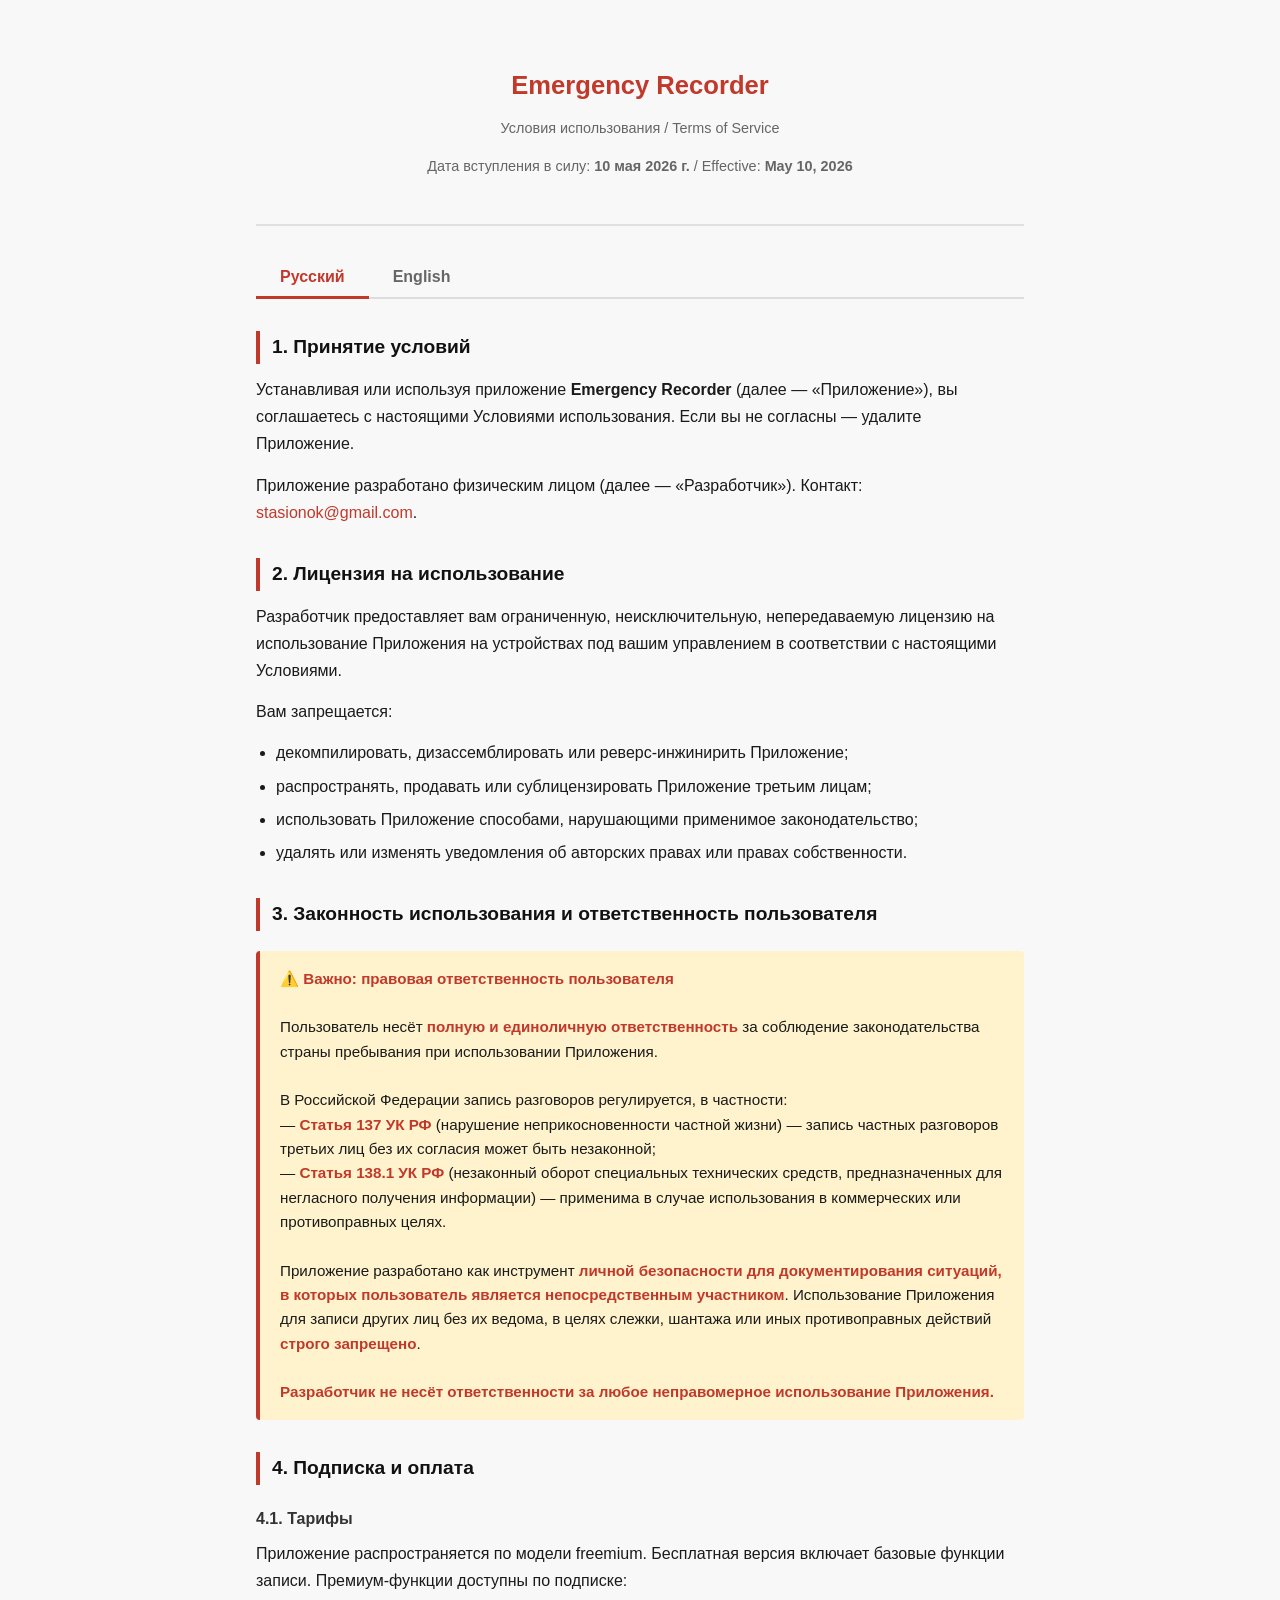
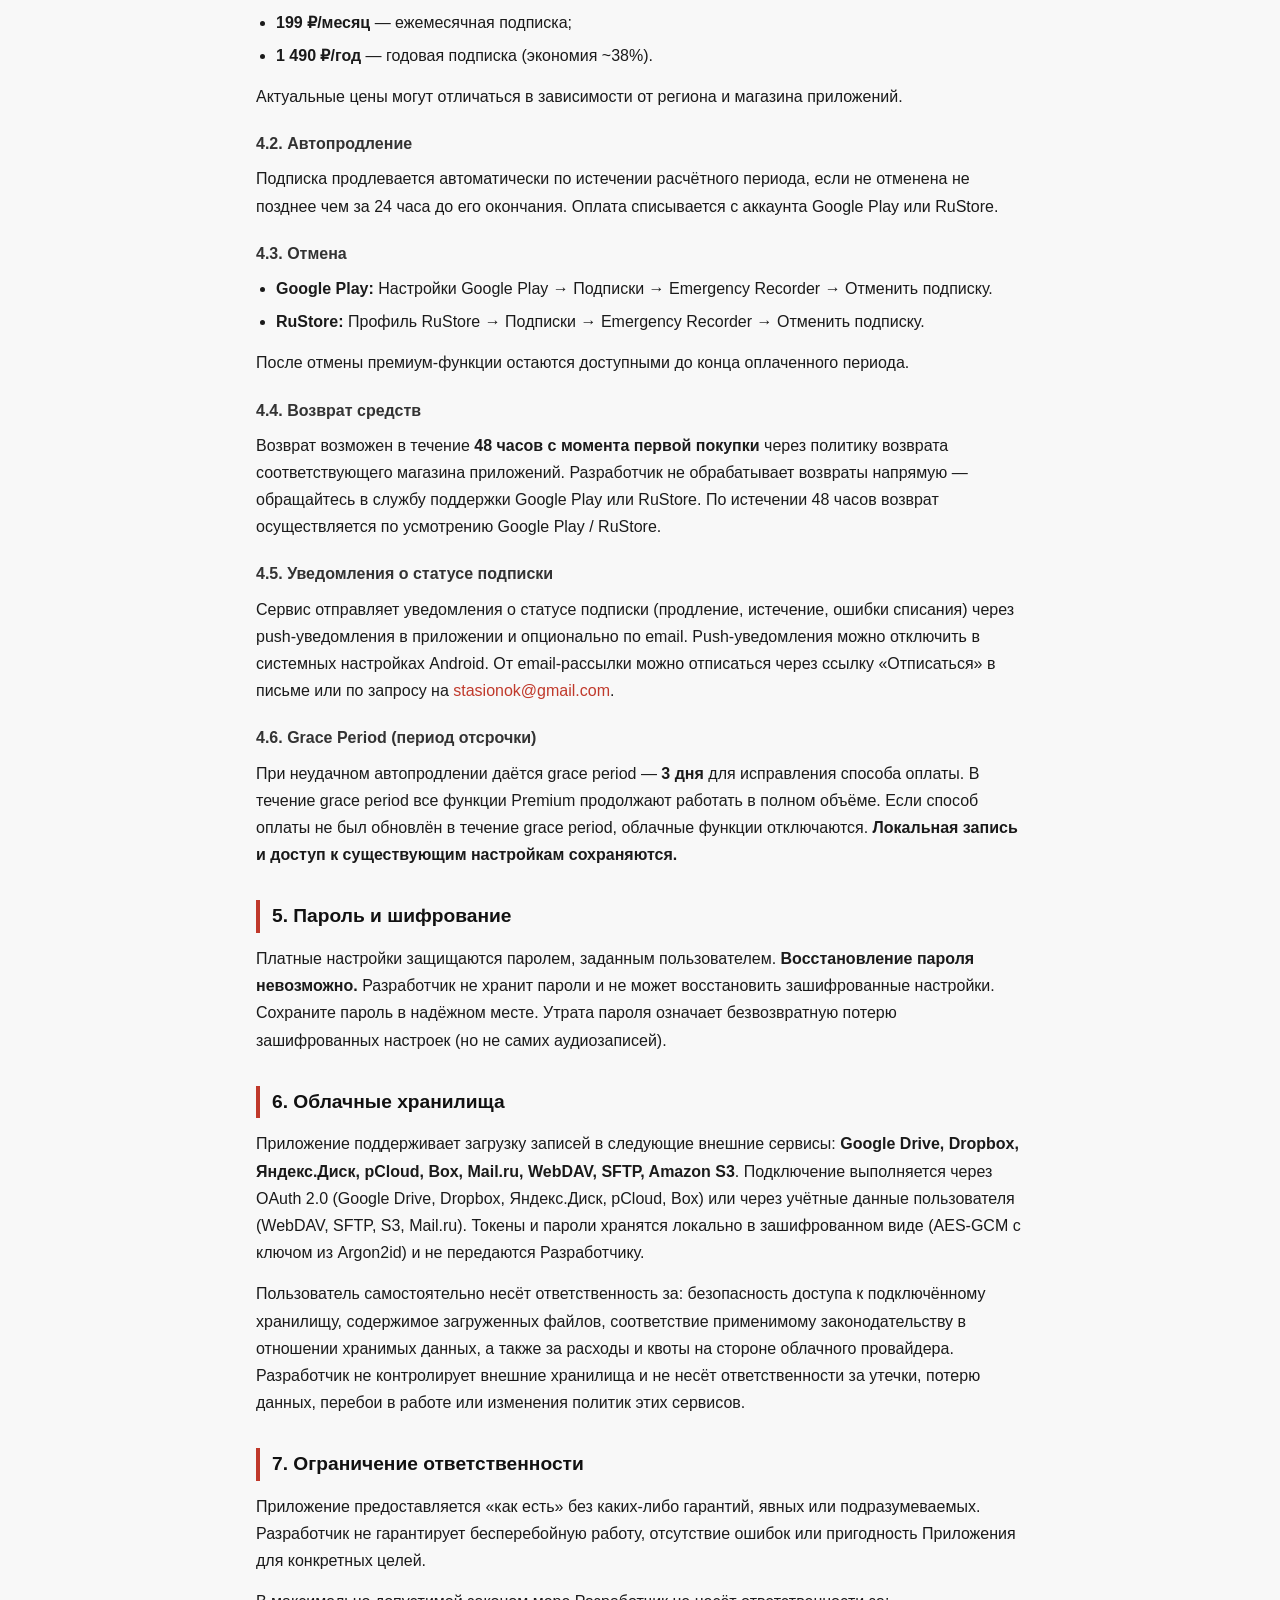
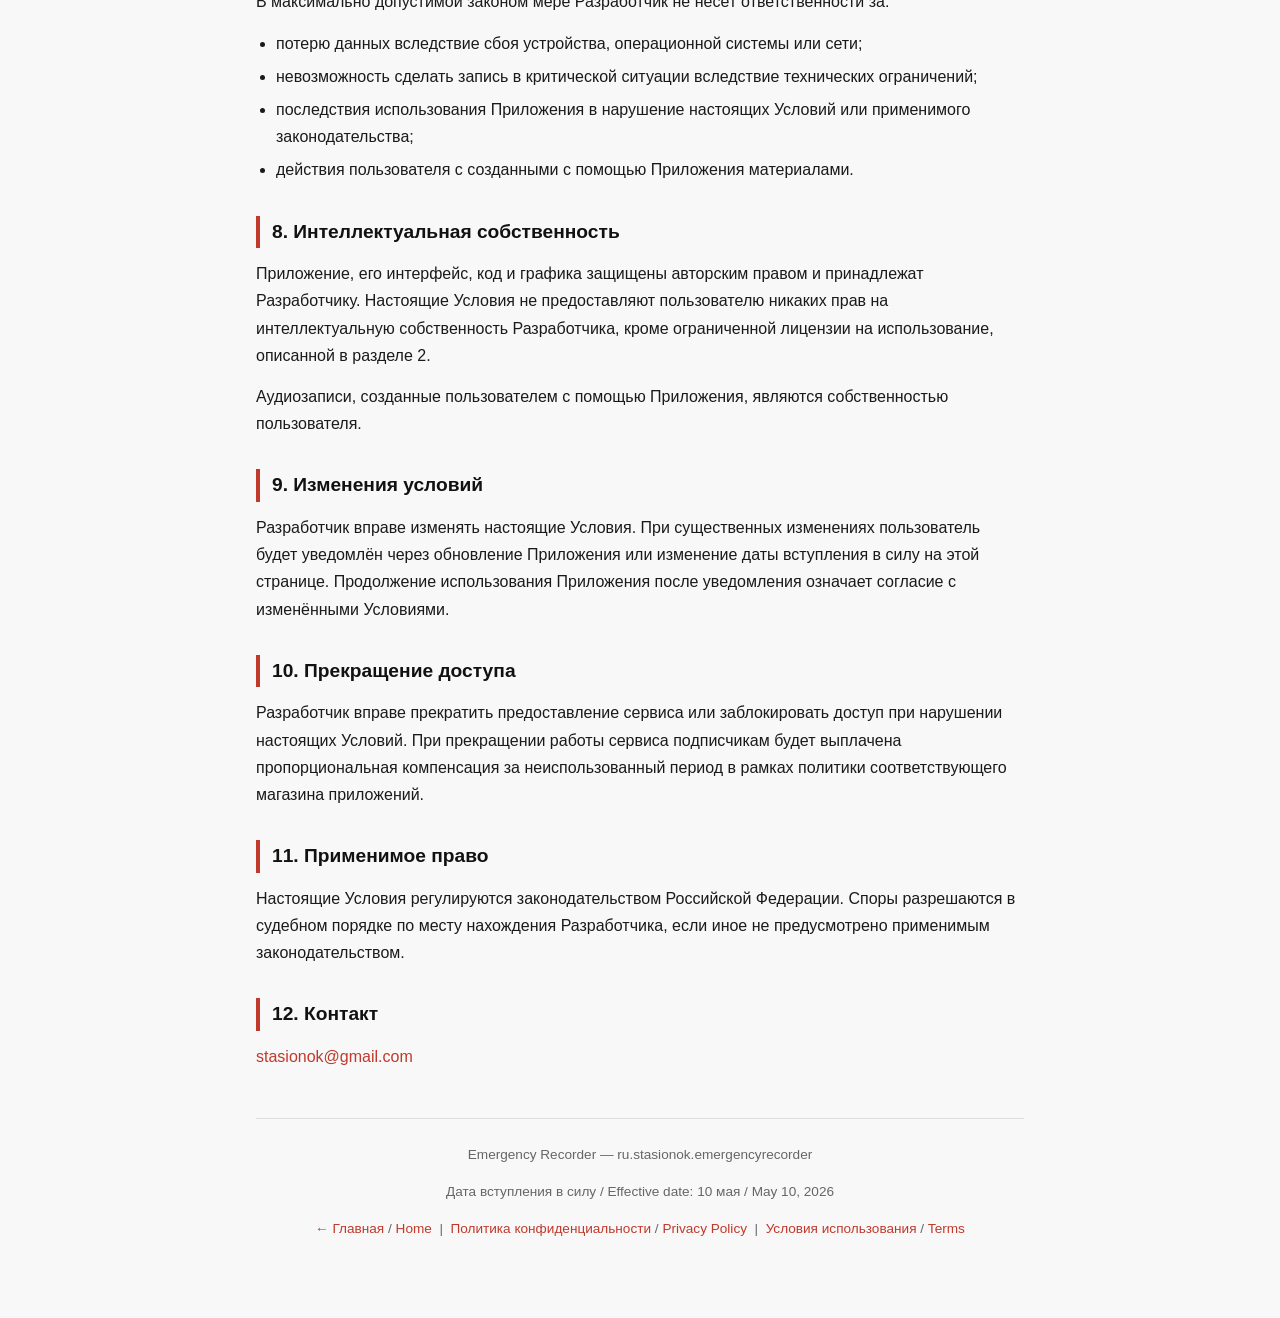
<file: TERMS.html>
<!DOCTYPE html>
<html lang="ru">
<head>
  <meta charset="UTF-8">
  <meta name="viewport" content="width=device-width, initial-scale=1.0">
  <link rel="canonical" href="https://emrec.ru/TERMS.html">
  <title>Условия использования / Terms of Service — Emergency Recorder</title>
  <style>
    *, *::before, *::after { box-sizing: border-box; margin: 0; padding: 0; }
    body {
      font-family: -apple-system, BlinkMacSystemFont, 'Segoe UI', Roboto, Helvetica, Arial, sans-serif;
      font-size: 16px;
      line-height: 1.7;
      color: #1a1a1a;
      background: #f8f8f8;
    }
    .container {
      max-width: 800px;
      margin: 0 auto;
      padding: 24px 16px 64px;
    }
    header {
      text-align: center;
      padding: 40px 0 32px;
      border-bottom: 2px solid #e0e0e0;
      margin-bottom: 32px;
    }
    header h1 { font-size: 1.6rem; font-weight: 700; color: #c0392b; }
    header p { font-size: 0.9rem; color: #666; margin-top: 8px; }
    .tabs {
      display: flex;
      border-bottom: 2px solid #ddd;
      margin-bottom: 32px;
    }
    .tab-btn {
      padding: 10px 24px;
      background: none;
      border: none;
      font-size: 1rem;
      font-weight: 600;
      cursor: pointer;
      color: #666;
      border-bottom: 3px solid transparent;
      margin-bottom: -2px;
      transition: color 0.2s, border-color 0.2s;
    }
    .tab-btn.active { color: #c0392b; border-bottom-color: #c0392b; }
    .tab-content { display: none; }
    .tab-content.active { display: block; }
    h2 {
      font-size: 1.2rem;
      font-weight: 700;
      margin: 32px 0 12px;
      color: #111;
      padding-left: 12px;
      border-left: 4px solid #c0392b;
    }
    h3 { font-size: 1rem; font-weight: 700; margin: 20px 0 8px; color: #333; }
    p { margin-bottom: 14px; }
    ul, ol { padding-left: 20px; margin-bottom: 14px; }
    ul li, ol li { margin-bottom: 6px; }
    a { color: #c0392b; text-decoration: none; }
    a:hover { text-decoration: underline; }
    .warning {
      background: #fff3cd;
      border-left: 4px solid #c0392b;
      padding: 16px 20px;
      border-radius: 4px;
      margin: 20px 0;
      font-size: 0.95rem;
      line-height: 1.6;
    }
    .warning strong { color: #c0392b; }
    footer {
      margin-top: 48px;
      padding-top: 24px;
      border-top: 1px solid #ddd;
      font-size: 0.85rem;
      color: #666;
      text-align: center;
    }
    @media (max-width: 600px) {
      header h1 { font-size: 1.3rem; }
      .tab-btn { padding: 10px 16px; font-size: 0.9rem; }
    }
  </style>
</head>
<body>
<div class="container">
  <header>
    <h1>Emergency Recorder</h1>
    <p>Условия использования / Terms of Service</p>
    <p>Дата вступления в силу: <strong>10 мая 2026 г.</strong> / Effective: <strong>May 10, 2026</strong></p>
  </header>

  <div class="tabs">
    <button class="tab-btn active" onclick="switchTab('ru', this)">Русский</button>
    <button class="tab-btn" onclick="switchTab('en', this)">English</button>
  </div>

  <!-- ===== RUSSIAN ===== -->
  <div id="tab-ru" class="tab-content active">

    <h2 id="terms-ru">1. Принятие условий</h2>
    <p>Устанавливая или используя приложение <strong>Emergency Recorder</strong> (далее — «Приложение»), вы соглашаетесь с настоящими Условиями использования. Если вы не согласны — удалите Приложение.</p>
    <p>Приложение разработано физическим лицом (далее — «Разработчик»). Контакт: <a href="mailto:stasionok@gmail.com">stasionok@gmail.com</a>.</p>

    <h2>2. Лицензия на использование</h2>
    <p>Разработчик предоставляет вам ограниченную, неисключительную, непередаваемую лицензию на использование Приложения на устройствах под вашим управлением в соответствии с настоящими Условиями.</p>
    <p>Вам запрещается:</p>
    <ul>
      <li>декомпилировать, дизассемблировать или реверс-инжинирить Приложение;</li>
      <li>распространять, продавать или сублицензировать Приложение третьим лицам;</li>
      <li>использовать Приложение способами, нарушающими применимое законодательство;</li>
      <li>удалять или изменять уведомления об авторских правах или правах собственности.</li>
    </ul>

    <h2>3. Законность использования и ответственность пользователя</h2>
    <div class="warning">
      <strong>⚠️ Важно: правовая ответственность пользователя</strong><br><br>
      Пользователь несёт <strong>полную и единоличную ответственность</strong> за соблюдение законодательства страны пребывания при использовании Приложения.<br><br>
      В Российской Федерации запись разговоров регулируется, в частности:<br>
      — <strong>Статья 137 УК РФ</strong> (нарушение неприкосновенности частной жизни) — запись частных разговоров третьих лиц без их согласия может быть незаконной;<br>
      — <strong>Статья 138.1 УК РФ</strong> (незаконный оборот специальных технических средств, предназначенных для негласного получения информации) — применима в случае использования в коммерческих или противоправных целях.<br><br>
      Приложение разработано как инструмент <strong>личной безопасности для документирования ситуаций, в которых пользователь является непосредственным участником</strong>. Использование Приложения для записи других лиц без их ведома, в целях слежки, шантажа или иных противоправных действий <strong>строго запрещено</strong>.<br><br>
      <strong>Разработчик не несёт ответственности за любое неправомерное использование Приложения.</strong>
    </div>

    <h2>4. Подписка и оплата</h2>

    <h3>4.1. Тарифы</h3>
    <p>Приложение распространяется по модели freemium. Бесплатная версия включает базовые функции записи. Премиум-функции доступны по подписке:</p>
    <ul>
      <li><strong>199 ₽/месяц</strong> — ежемесячная подписка;</li>
      <li><strong>1 490 ₽/год</strong> — годовая подписка (экономия ~38%).</li>
    </ul>
    <p>Актуальные цены могут отличаться в зависимости от региона и магазина приложений.</p>

    <h3>4.2. Автопродление</h3>
    <p>Подписка продлевается автоматически по истечении расчётного периода, если не отменена не позднее чем за 24 часа до его окончания. Оплата списывается с аккаунта Google Play или RuStore.</p>

    <h3>4.3. Отмена</h3>
    <ul>
      <li><strong>Google Play:</strong> Настройки Google Play → Подписки → Emergency Recorder → Отменить подписку.</li>
      <li><strong>RuStore:</strong> Профиль RuStore → Подписки → Emergency Recorder → Отменить подписку.</li>
    </ul>
    <p>После отмены премиум-функции остаются доступными до конца оплаченного периода.</p>

    <h3>4.4. Возврат средств</h3>
    <p>Возврат возможен в течение <strong>48 часов с момента первой покупки</strong> через политику возврата соответствующего магазина приложений. Разработчик не обрабатывает возвраты напрямую — обращайтесь в службу поддержки Google Play или RuStore. По истечении 48 часов возврат осуществляется по усмотрению Google Play / RuStore.</p>

    <h3>4.5. Уведомления о статусе подписки</h3>
    <p>Сервис отправляет уведомления о статусе подписки (продление, истечение, ошибки списания) через push-уведомления в приложении и опционально по email. Push-уведомления можно отключить в системных настройках Android. От email-рассылки можно отписаться через ссылку «Отписаться» в письме или по запросу на <a href="mailto:stasionok@gmail.com">stasionok@gmail.com</a>.</p>

    <h3>4.6. Grace Period (период отсрочки)</h3>
    <p>При неудачном автопродлении даётся grace period — <strong>3 дня</strong> для исправления способа оплаты. В течение grace period все функции Premium продолжают работать в полном объёме. Если способ оплаты не был обновлён в течение grace period, облачные функции отключаются. <strong>Локальная запись и доступ к существующим настройкам сохраняются.</strong></p>

    <h2>5. Пароль и шифрование</h2>
    <p>Платные настройки защищаются паролем, заданным пользователем. <strong>Восстановление пароля невозможно.</strong> Разработчик не хранит пароли и не может восстановить зашифрованные настройки. Сохраните пароль в надёжном месте. Утрата пароля означает безвозвратную потерю зашифрованных настроек (но не самих аудиозаписей).</p>

    <h2>6. Облачные хранилища</h2>
    <p>Приложение поддерживает загрузку записей в следующие внешние сервисы: <strong>Google Drive, Dropbox, Яндекс.Диск, pCloud, Box, Mail.ru, WebDAV, SFTP, Amazon S3</strong>. Подключение выполняется через OAuth 2.0 (Google Drive, Dropbox, Яндекс.Диск, pCloud, Box) или через учётные данные пользователя (WebDAV, SFTP, S3, Mail.ru). Токены и пароли хранятся локально в зашифрованном виде (AES-GCM с ключом из Argon2id) и не передаются Разработчику.</p>
    <p>Пользователь самостоятельно несёт ответственность за: безопасность доступа к подключённому хранилищу, содержимое загруженных файлов, соответствие применимому законодательству в отношении хранимых данных, а также за расходы и квоты на стороне облачного провайдера. Разработчик не контролирует внешние хранилища и не несёт ответственности за утечки, потерю данных, перебои в работе или изменения политик этих сервисов.</p>

    <h2>7. Ограничение ответственности</h2>
    <p>Приложение предоставляется «как есть» без каких-либо гарантий, явных или подразумеваемых. Разработчик не гарантирует бесперебойную работу, отсутствие ошибок или пригодность Приложения для конкретных целей.</p>
    <p>В максимально допустимой законом мере Разработчик не несёт ответственности за:</p>
    <ul>
      <li>потерю данных вследствие сбоя устройства, операционной системы или сети;</li>
      <li>невозможность сделать запись в критической ситуации вследствие технических ограничений;</li>
      <li>последствия использования Приложения в нарушение настоящих Условий или применимого законодательства;</li>
      <li>действия пользователя с созданными с помощью Приложения материалами.</li>
    </ul>

    <h2>8. Интеллектуальная собственность</h2>
    <p>Приложение, его интерфейс, код и графика защищены авторским правом и принадлежат Разработчику. Настоящие Условия не предоставляют пользователю никаких прав на интеллектуальную собственность Разработчика, кроме ограниченной лицензии на использование, описанной в разделе 2.</p>
    <p>Аудиозаписи, созданные пользователем с помощью Приложения, являются собственностью пользователя.</p>

    <h2>9. Изменения условий</h2>
    <p>Разработчик вправе изменять настоящие Условия. При существенных изменениях пользователь будет уведомлён через обновление Приложения или изменение даты вступления в силу на этой странице. Продолжение использования Приложения после уведомления означает согласие с изменёнными Условиями.</p>

    <h2>10. Прекращение доступа</h2>
    <p>Разработчик вправе прекратить предоставление сервиса или заблокировать доступ при нарушении настоящих Условий. При прекращении работы сервиса подписчикам будет выплачена пропорциональная компенсация за неиспользованный период в рамках политики соответствующего магазина приложений.</p>

    <h2>11. Применимое право</h2>
    <p>Настоящие Условия регулируются законодательством Российской Федерации. Споры разрешаются в судебном порядке по месту нахождения Разработчика, если иное не предусмотрено применимым законодательством.</p>

    <h2>12. Контакт</h2>
    <p><a href="mailto:stasionok@gmail.com">stasionok@gmail.com</a></p>

  </div><!-- /tab-ru -->

  <!-- ===== ENGLISH ===== -->
  <div id="tab-en" class="tab-content">

    <h2 id="terms-en">1. Acceptance of Terms</h2>
    <p>By installing or using <strong>Emergency Recorder</strong> (the "App"), you agree to these Terms of Service. If you do not agree, please uninstall the App.</p>
    <p>The App is developed by an individual developer ("Developer"). Contact: <a href="mailto:stasionok@gmail.com">stasionok@gmail.com</a>.</p>

    <h2>2. License</h2>
    <p>The Developer grants you a limited, non-exclusive, non-transferable license to use the App on devices under your control, subject to these Terms.</p>
    <p>You may not:</p>
    <ul>
      <li>decompile, disassemble, or reverse-engineer the App;</li>
      <li>distribute, sell, or sublicense the App to third parties;</li>
      <li>use the App in ways that violate applicable law;</li>
      <li>remove or alter any copyright or proprietary notices.</li>
    </ul>

    <h2>3. Lawful Use and User Responsibility</h2>
    <div class="warning">
      <strong>⚠️ Important: Your Legal Responsibility</strong><br><br>
      You bear <strong>sole and full responsibility</strong> for complying with the laws of your jurisdiction when using this App.<br><br>
      Laws governing audio recording vary significantly by country and region. In many jurisdictions, recording a conversation without the consent of all parties may be illegal. You are responsible for understanding and complying with all applicable laws before recording.<br><br>
      In the Russian Federation, relevant provisions include:<br>
      — <strong>Article 137 of the Criminal Code</strong> (violation of privacy) — recording private conversations of third parties without consent may be unlawful;<br>
      — <strong>Article 138.1 of the Criminal Code</strong> (illegal trafficking of special technical means for covert information gathering) — may apply to commercial or criminal use.<br><br>
      This App is designed as a <strong>personal safety tool for documenting situations in which the user is a direct participant</strong>. Using the App to record others without their knowledge for surveillance, blackmail, or any other unlawful purpose is strictly prohibited.<br><br>
      <strong>The Developer is not liable for any unlawful use of this App.</strong>
    </div>

    <h2>4. Subscription and Payment</h2>

    <h3>4.1. Pricing</h3>
    <p>The App is freemium. The free tier includes core recording features. Premium features are available by subscription:</p>
    <ul>
      <li><strong>Monthly subscription</strong> — local pricing set in the respective app store;</li>
      <li><strong>Annual subscription</strong> — approximately 38% discount vs. monthly.</li>
    </ul>
    <p>Prices may vary by region and store.</p>

    <h3>4.2. Auto-Renewal</h3>
    <p>Subscriptions renew automatically at the end of each billing period unless cancelled at least 24 hours before renewal. Payment is charged to your Google Play or RuStore account.</p>

    <h3>4.3. Cancellation</h3>
    <ul>
      <li><strong>Google Play:</strong> Google Play → Subscriptions → Emergency Recorder → Cancel subscription.</li>
      <li><strong>RuStore:</strong> RuStore Profile → Subscriptions → Emergency Recorder → Cancel subscription.</li>
    </ul>
    <p>Premium features remain available until the end of the paid period after cancellation.</p>

    <h3>4.4. Refunds</h3>
    <p>Refunds are available within <strong>48 hours of the initial purchase</strong> through the applicable store's refund policy. The Developer does not process refunds directly — contact Google Play or RuStore support. After 48 hours, refunds are at the discretion of Google Play / RuStore.</p>

    <h3>4.5. Subscription Notifications</h3>
    <p>The service sends notifications about subscription status (renewal, expiration, payment failures) via in-app push notifications and optionally by email. Push notifications can be disabled in Android system settings. Email notifications can be unsubscribed via the “Unsubscribe” link in the email or by request to <a href="mailto:stasionok@gmail.com">stasionok@gmail.com</a>.</p>

    <h3>4.6. Grace Period</h3>
    <p>If automatic renewal fails, a grace period of <strong>3 days</strong> is granted to update the payment method. During the grace period, all Premium features remain fully functional. If the payment method is not updated within the grace period, cloud features are disabled. <strong>Local recording and access to existing settings are preserved.</strong></p>

    <h2>5. Password and Encryption</h2>
    <p>Premium settings are protected by a user-set password. <strong>Password recovery is not possible.</strong> The Developer does not store passwords and cannot recover encrypted settings. Keep your password safe. Loss of the password means permanent loss of encrypted settings (but not audio recordings themselves).</p>

    <h2>6. Cloud Storage</h2>
    <p>The app supports uploads to the following external services: <strong>Google Drive, Dropbox, Yandex.Disk, pCloud, Box, Mail.ru, WebDAV, SFTP, Amazon S3</strong>. Authentication uses OAuth 2.0 (Google Drive, Dropbox, Yandex.Disk, pCloud, Box) or user-supplied credentials (WebDAV, SFTP, S3, Mail.ru). Tokens and passwords are stored locally in encrypted form (AES-GCM with an Argon2id-derived key) and are not transmitted to the Developer.</p>
    <p>You are solely responsible for: securing access to the connected storage, the content of uploaded files, compliance with applicable law regarding stored data, and any costs or quotas charged by the cloud provider. The Developer does not control external storage services and is not liable for data breaches, data loss, service outages, or policy changes affecting these services.</p>

    <h2>7. Limitation of Liability</h2>
    <p>The App is provided "as is" without warranties of any kind, express or implied. The Developer does not warrant uninterrupted operation, freedom from errors, or fitness for a particular purpose.</p>
    <p>To the maximum extent permitted by law, the Developer is not liable for:</p>
    <ul>
      <li>data loss due to device, OS, or network failure;</li>
      <li>failure to capture a recording during a critical situation due to technical limitations;</li>
      <li>consequences of using the App in violation of these Terms or applicable law;</li>
      <li>actions taken by the user with recordings created using the App.</li>
    </ul>

    <h2>8. Intellectual Property</h2>
    <p>The App, its interface, code, and graphics are protected by copyright and owned by the Developer. These Terms do not grant you any rights to the Developer's intellectual property beyond the limited usage license in Section 2.</p>
    <p>Audio recordings you create using the App are your property.</p>

    <h2>9. Changes to Terms</h2>
    <p>The Developer may update these Terms. Material changes will be communicated through an app update or by updating the effective date on this page. Continued use after notification constitutes acceptance of the revised Terms.</p>

    <h2>10. Termination</h2>
    <p>The Developer may terminate service or block access for violations of these Terms. If the service is discontinued, subscribers will receive a pro-rata refund for the unused portion of their subscription through the applicable store's policy.</p>

    <h2>11. Governing Law</h2>
    <p>These Terms are governed by the laws of the Russian Federation, without regard to conflict of law principles. Disputes shall be resolved in courts at the Developer's location, unless otherwise required by applicable consumer protection law.</p>

    <h2>12. Contact</h2>
    <p><a href="mailto:stasionok@gmail.com">stasionok@gmail.com</a></p>

  </div><!-- /tab-en -->

  <footer>
    <p>Emergency Recorder &mdash; ru.stasionok.emergencyrecorder</p>
    <p>Дата вступления в силу / Effective date: 10 мая / May 10, 2026</p>
    <p><a href="/">← Главная</a> / <a href="index_en.html">Home</a> &nbsp;|&nbsp; <a href="PRIVACY_POLICY.html">Политика конфиденциальности</a> / <a href="PRIVACY_POLICY.html?lang=en">Privacy Policy</a> &nbsp;|&nbsp; <a href="TERMS.html">Условия использования</a> / <a href="TERMS.html?lang=en">Terms</a></p>
  </footer>
</div>

<script>
  function setActiveLang(lang) {
    document.querySelectorAll('.tab-content').forEach(t => t.classList.remove('active'));
    document.querySelectorAll('.tab-btn').forEach(b => b.classList.remove('active'));
    document.getElementById('tab-' + lang).classList.add('active');
    const btnIndex = lang === 'en' ? 1 : 0;
    const btn = document.querySelectorAll('.tab-btn')[btnIndex];
    if (btn) btn.classList.add('active');
  }

  function switchTab(lang, btn) {
    document.querySelectorAll('.tab-content').forEach(t => t.classList.remove('active'));
    document.querySelectorAll('.tab-btn').forEach(b => b.classList.remove('active'));
    document.getElementById('tab-' + lang).classList.add('active');
    btn.classList.add('active');
  }

  if (new URLSearchParams(window.location.search).get('lang') === 'en') {
    setActiveLang('en');
  }
</script>
</body>
</html>
</file>
